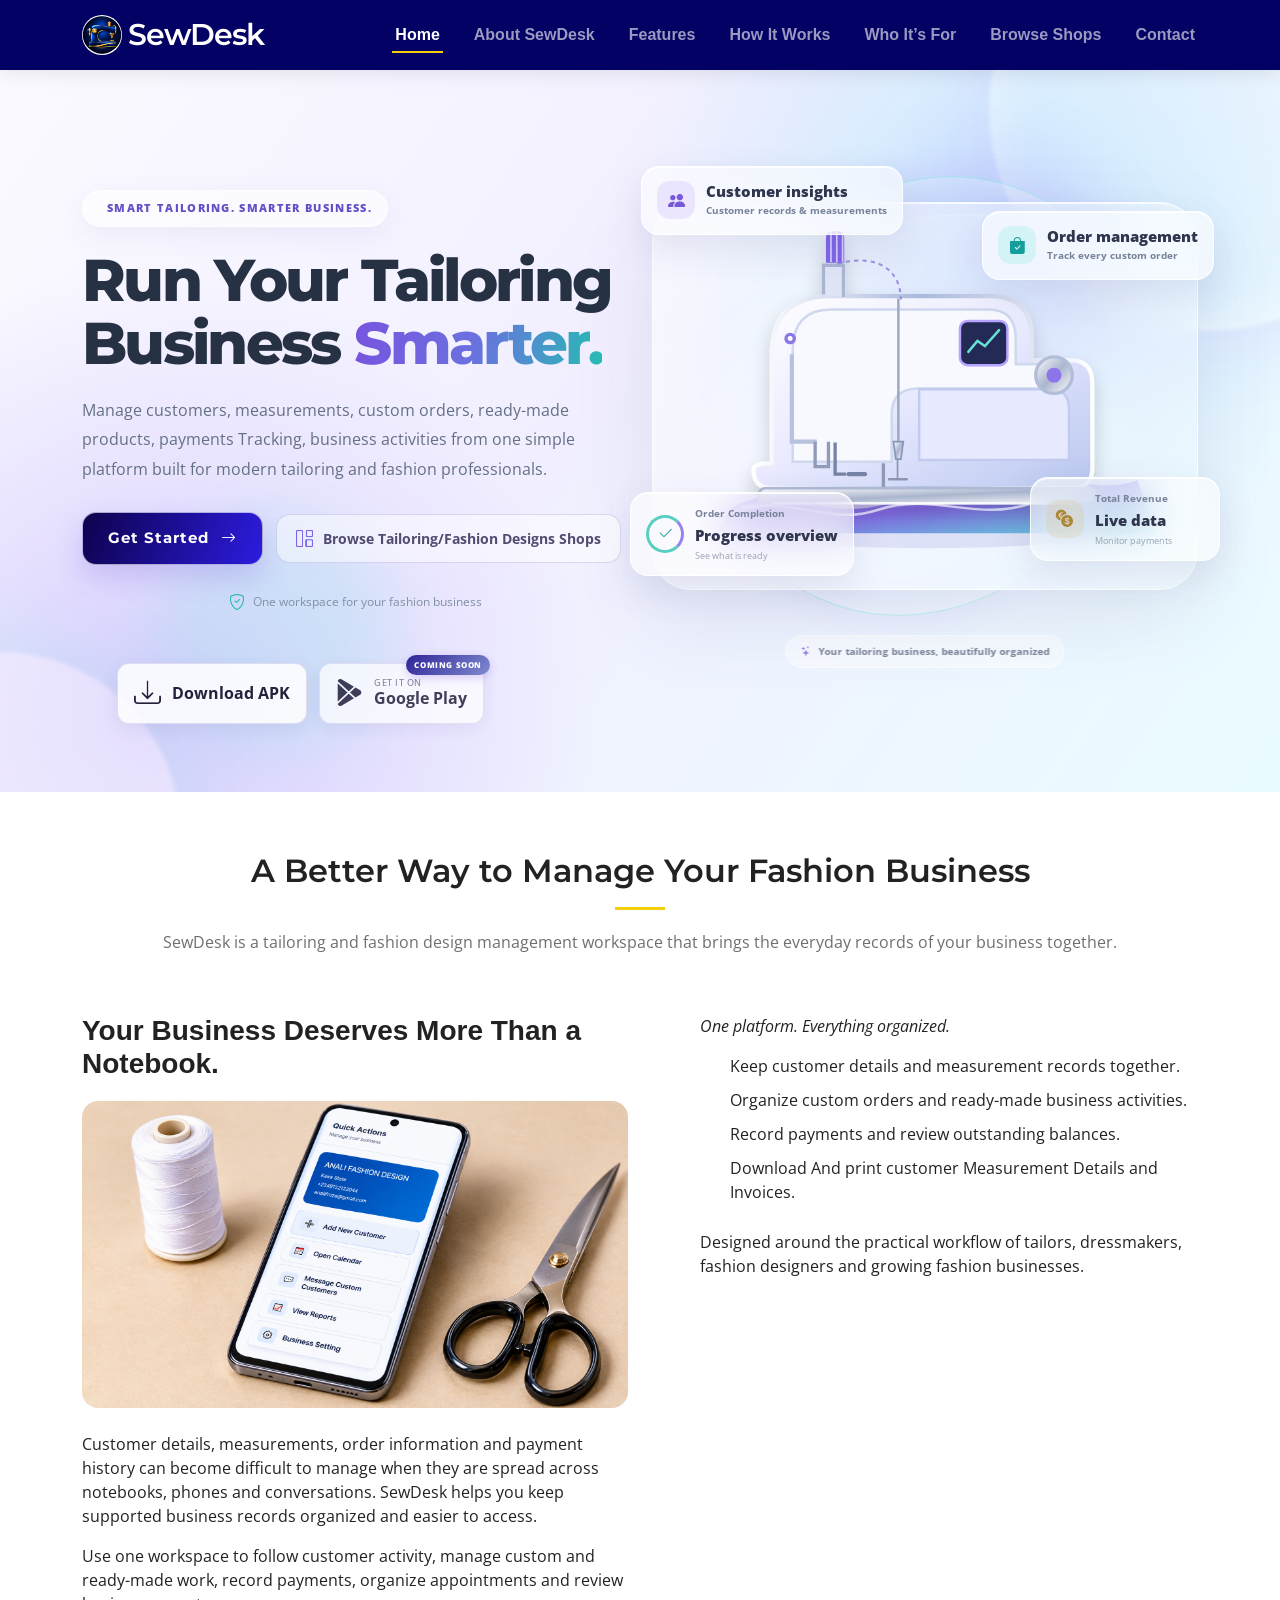
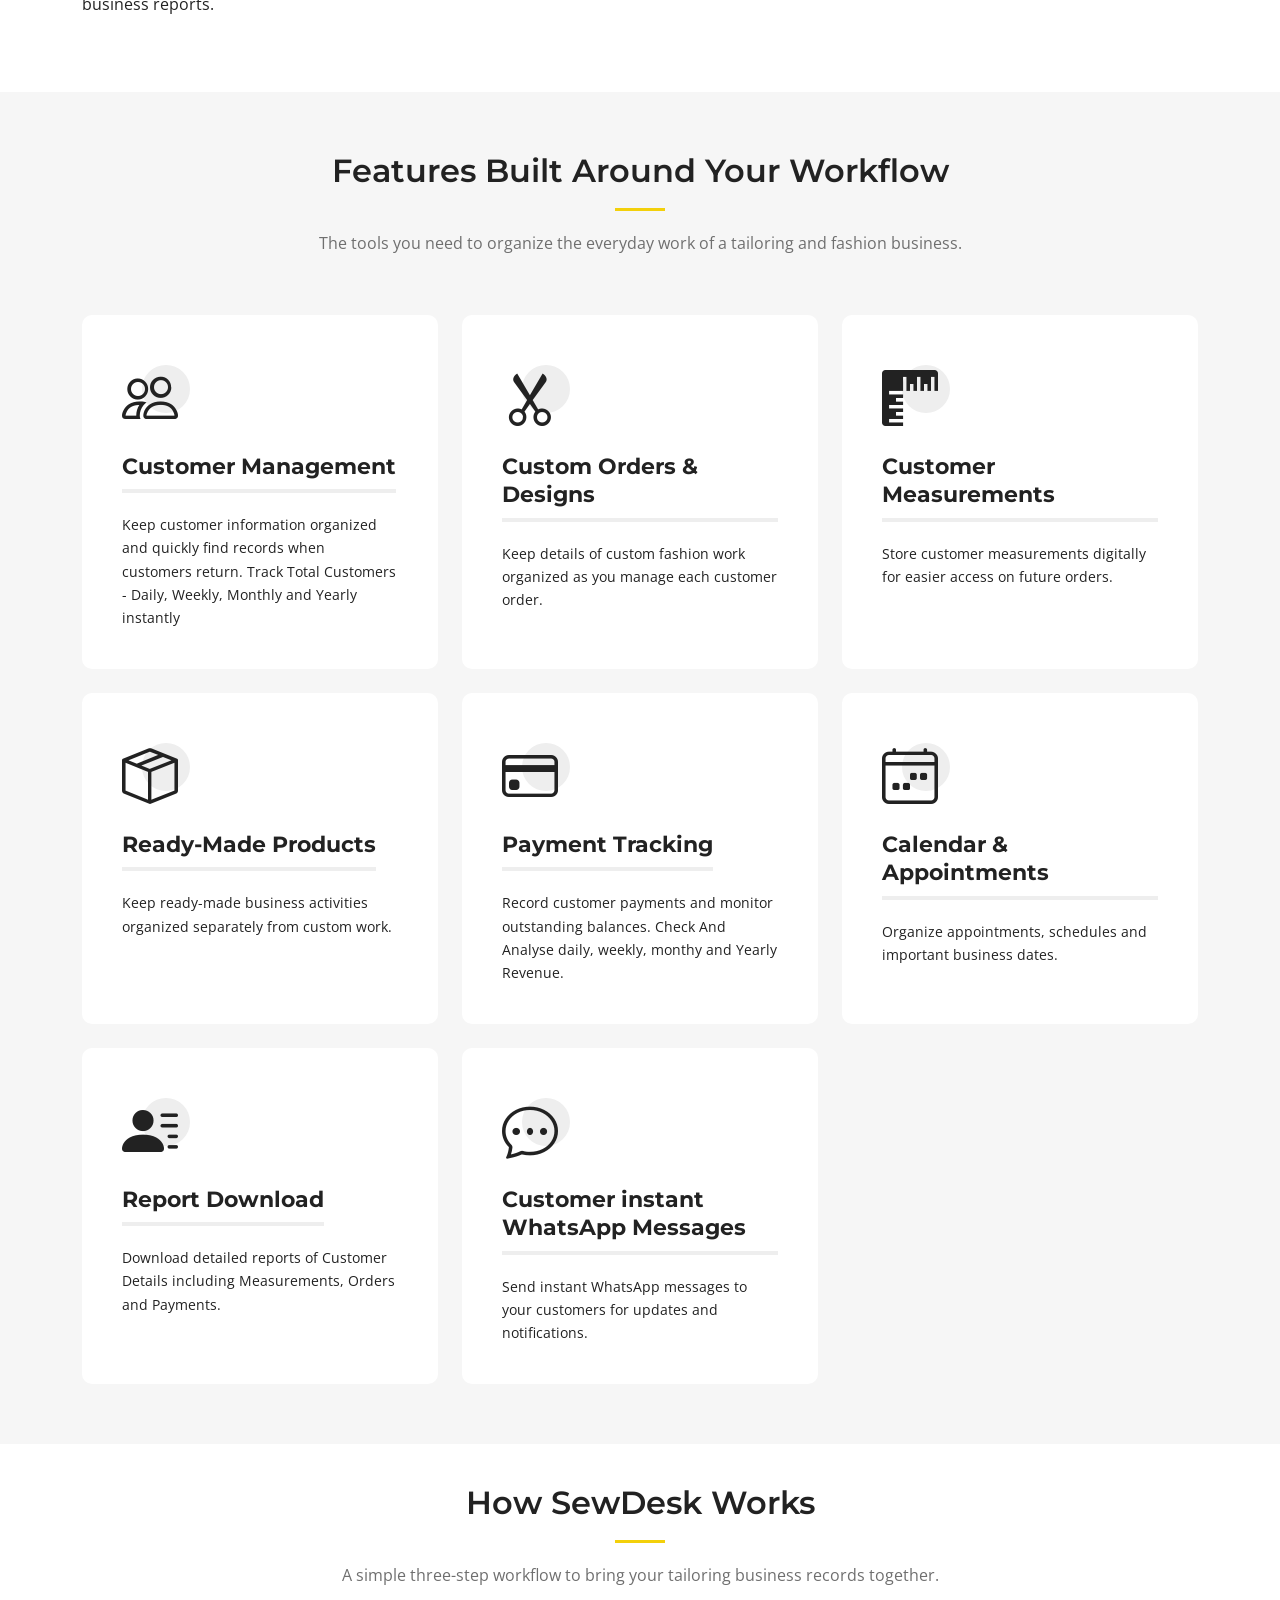
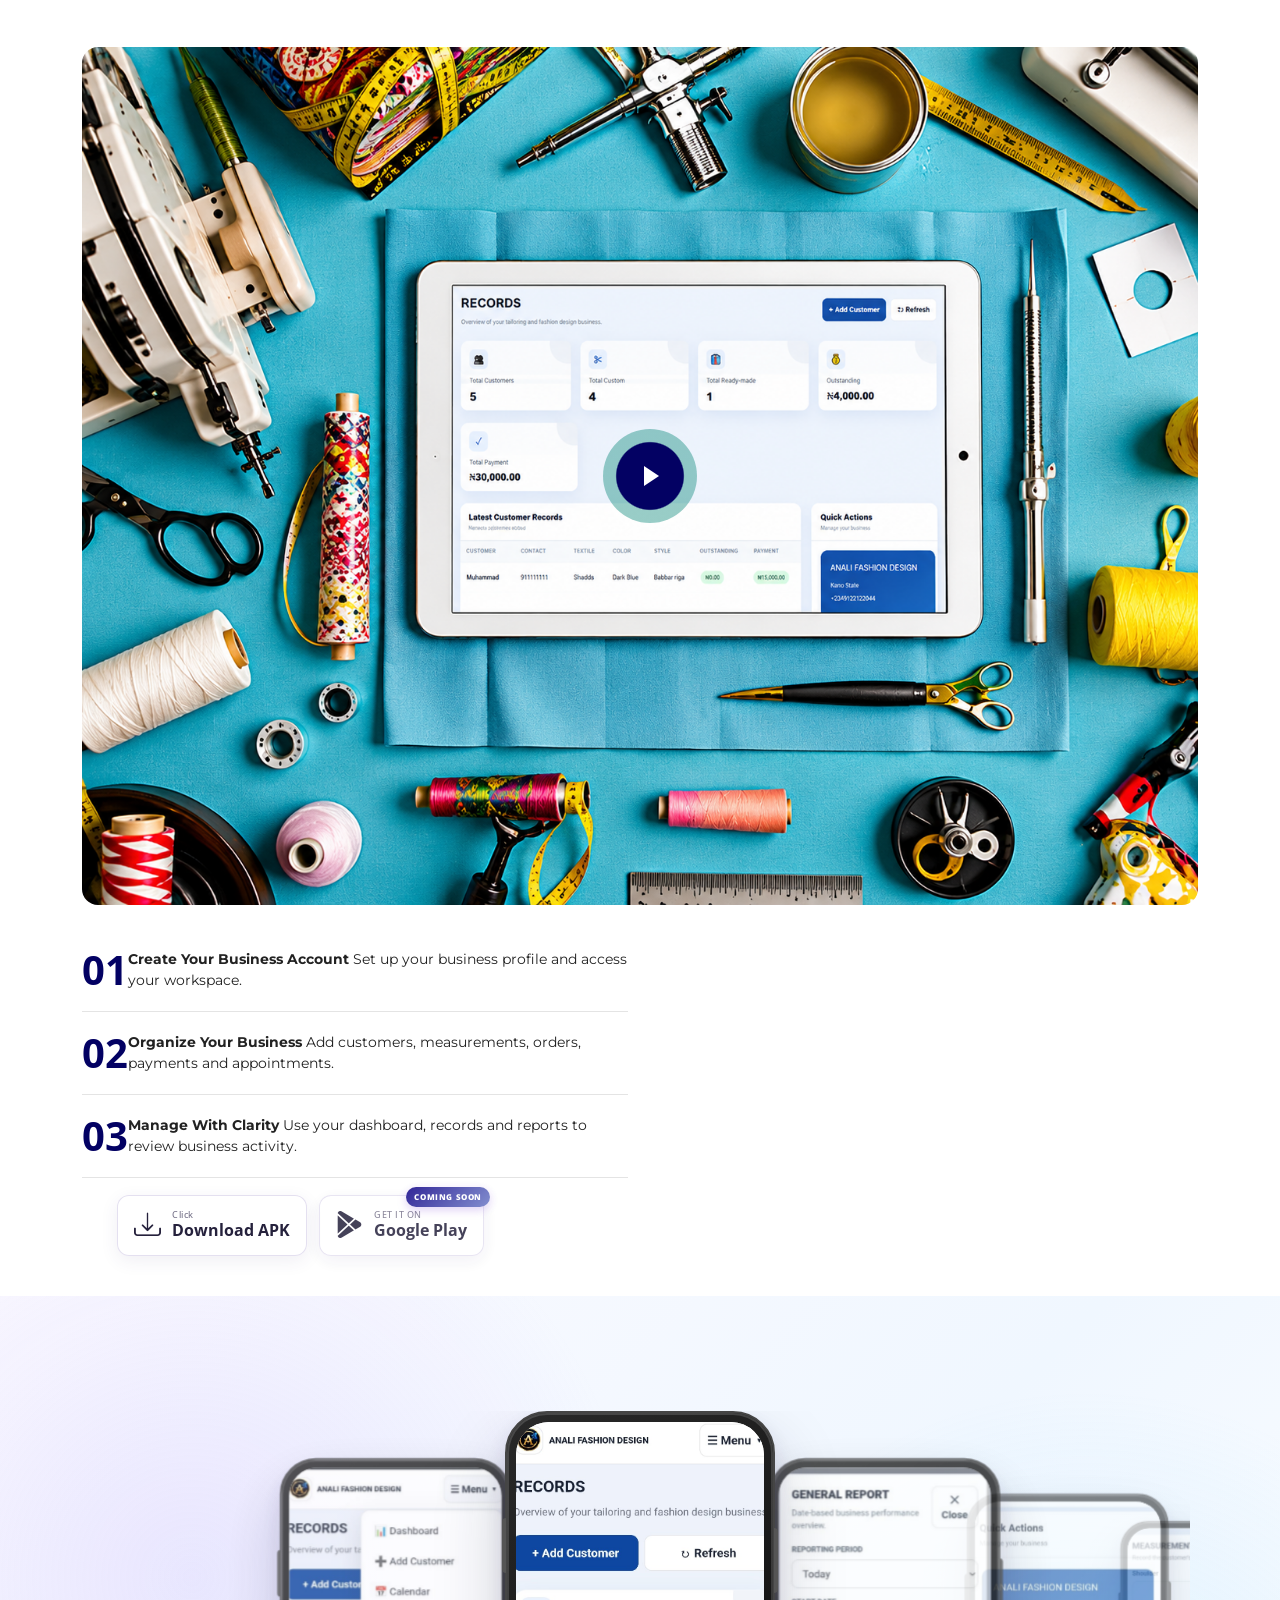
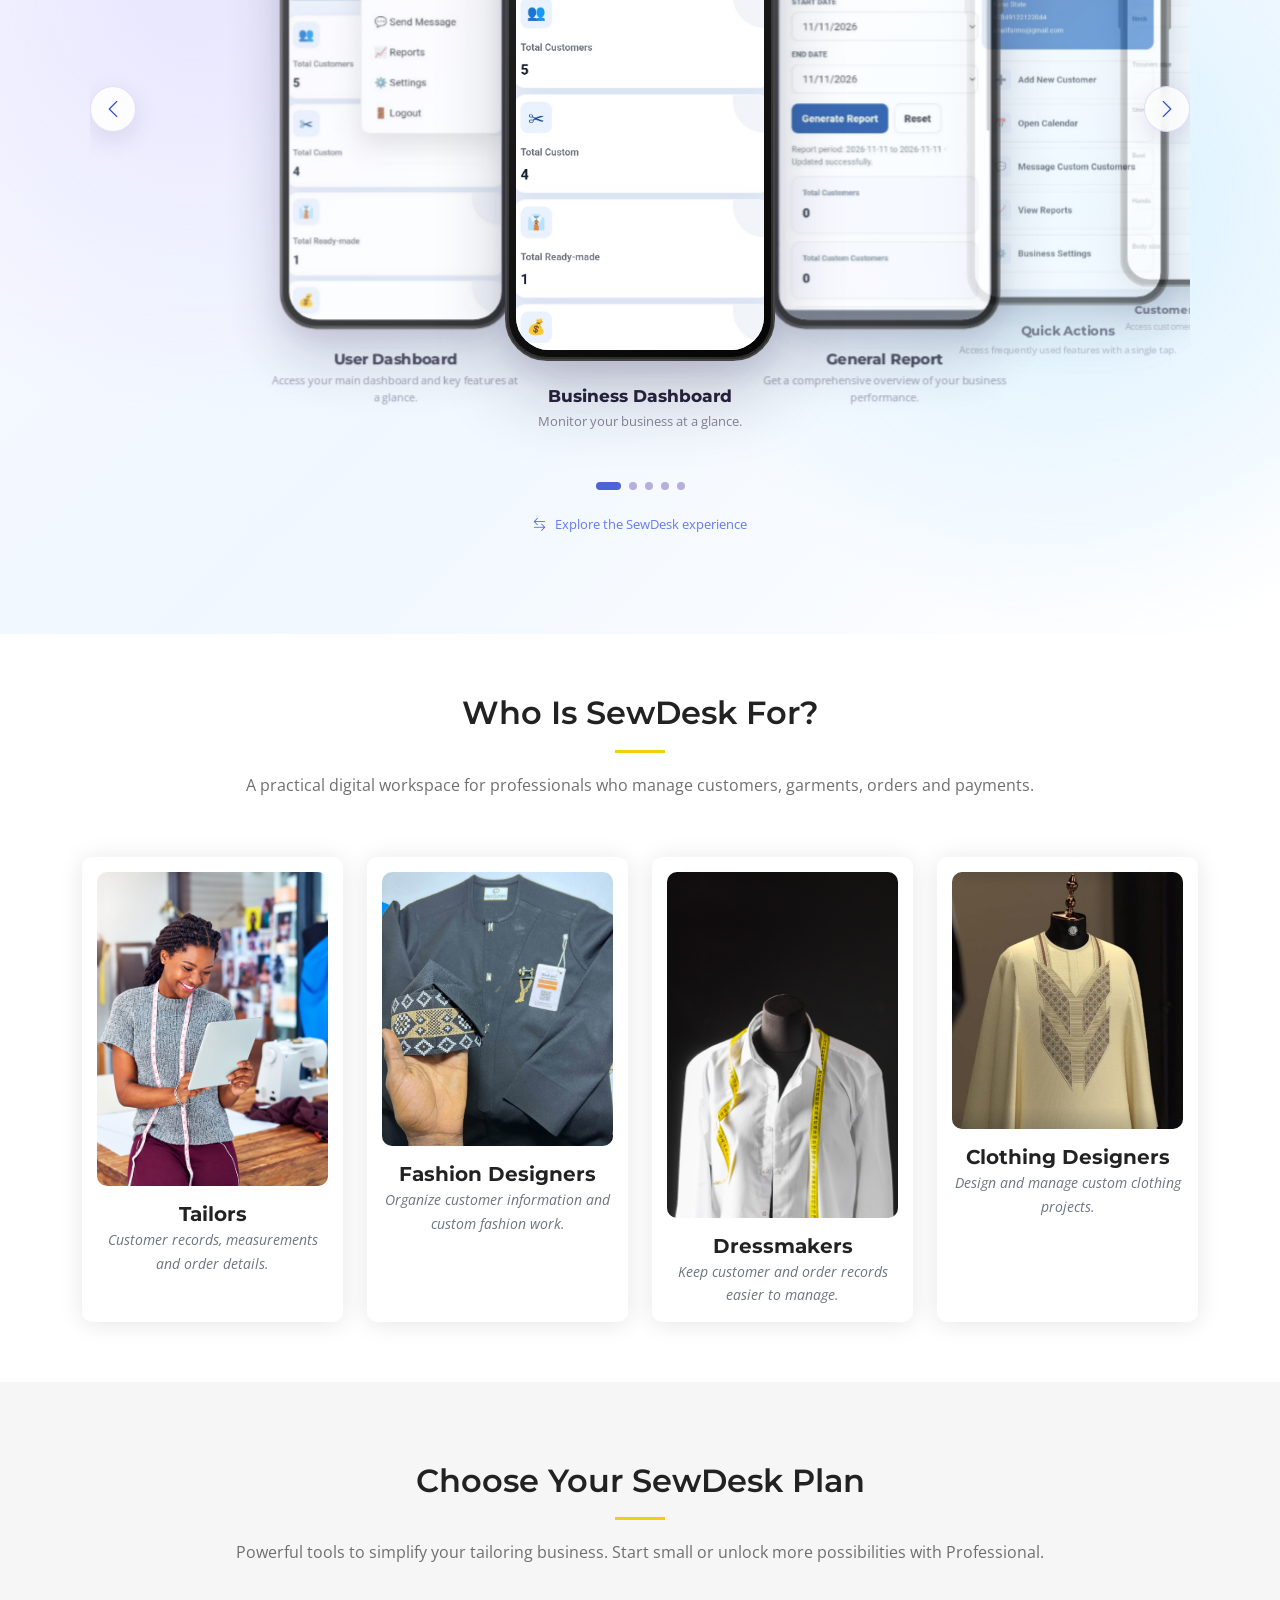
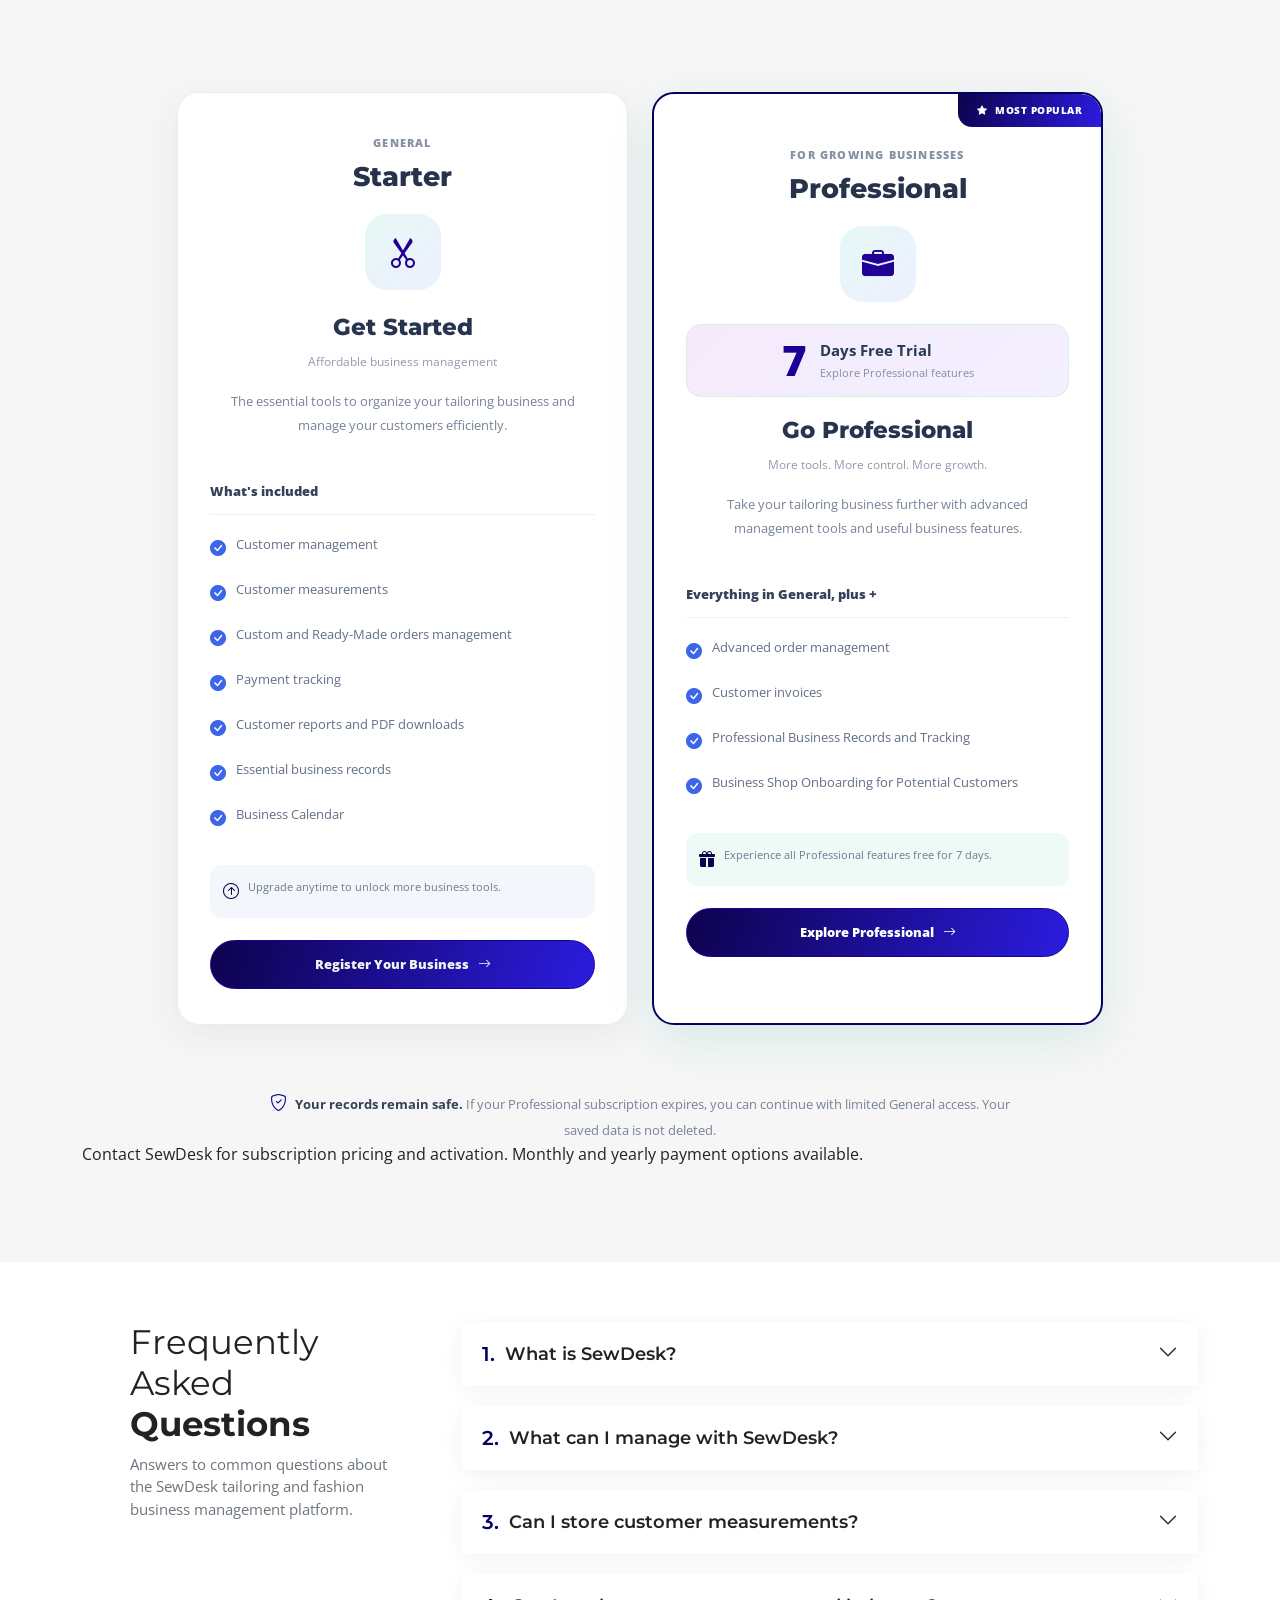
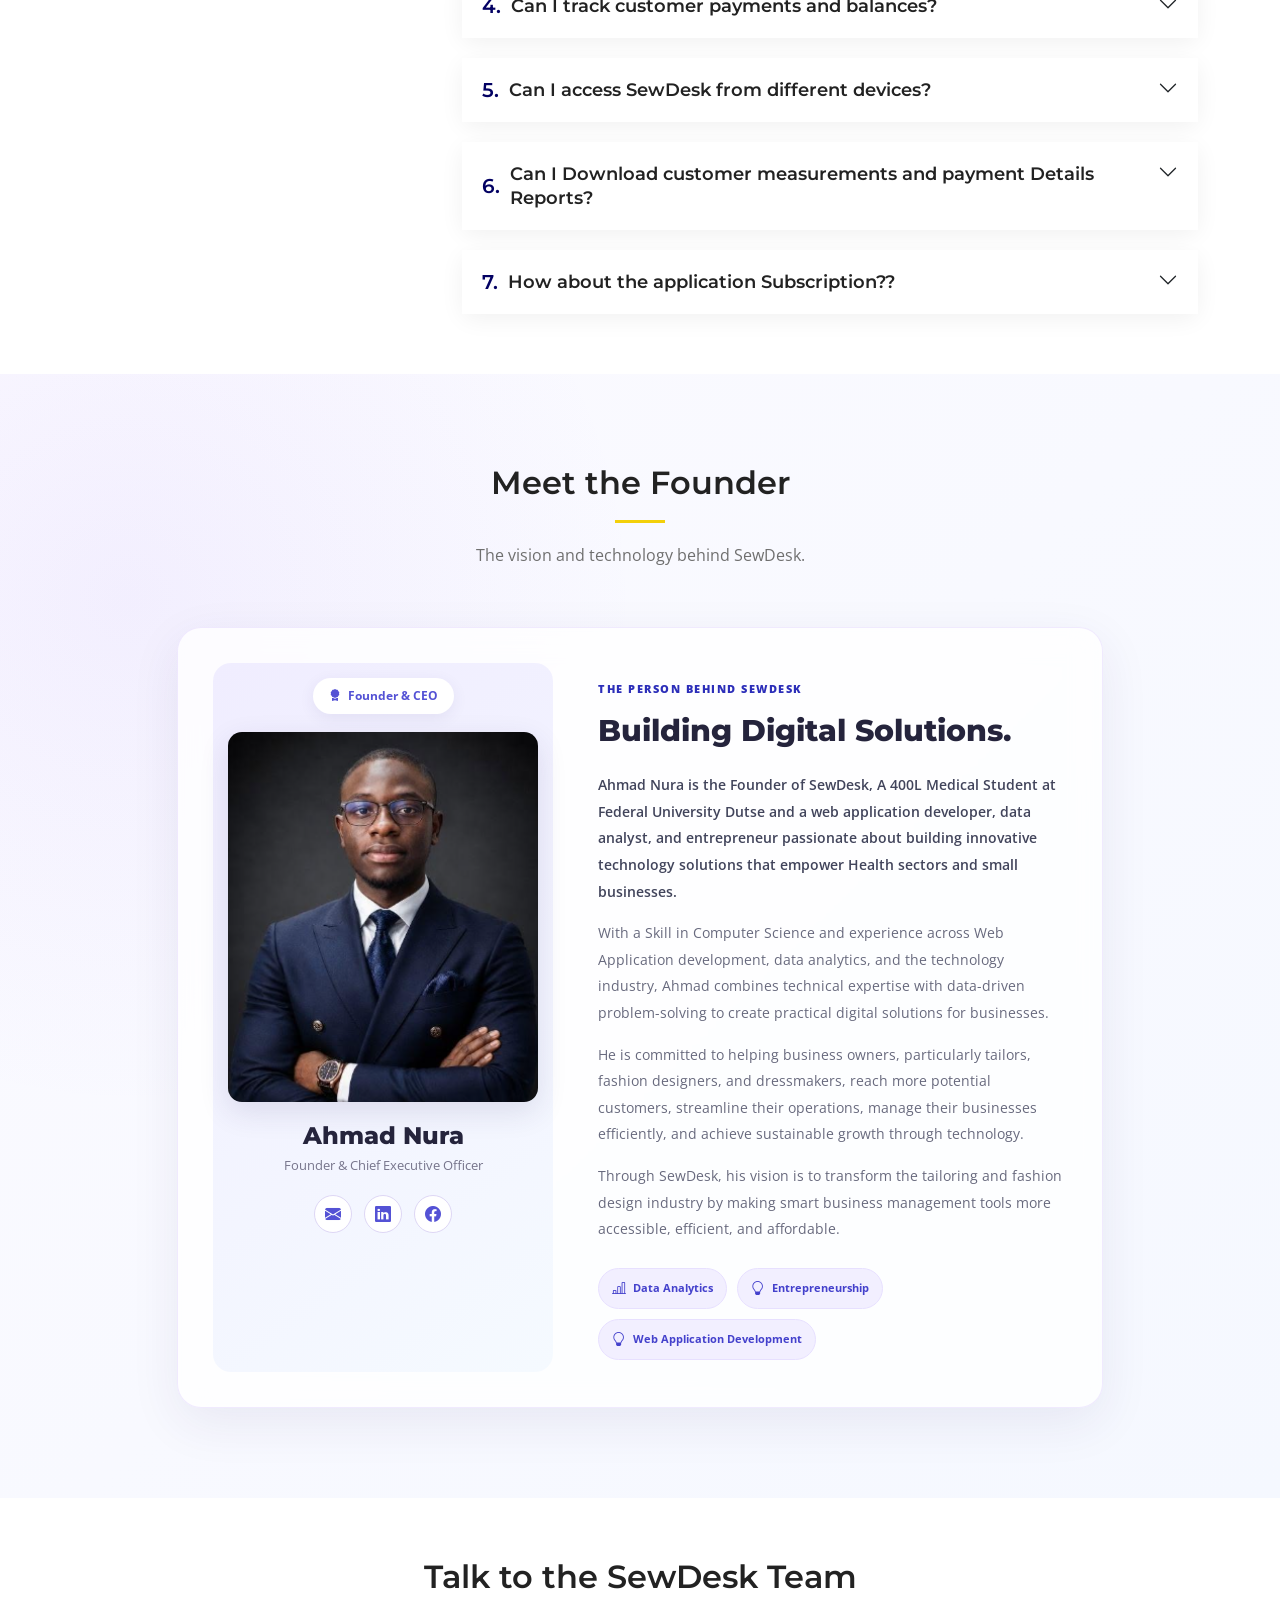
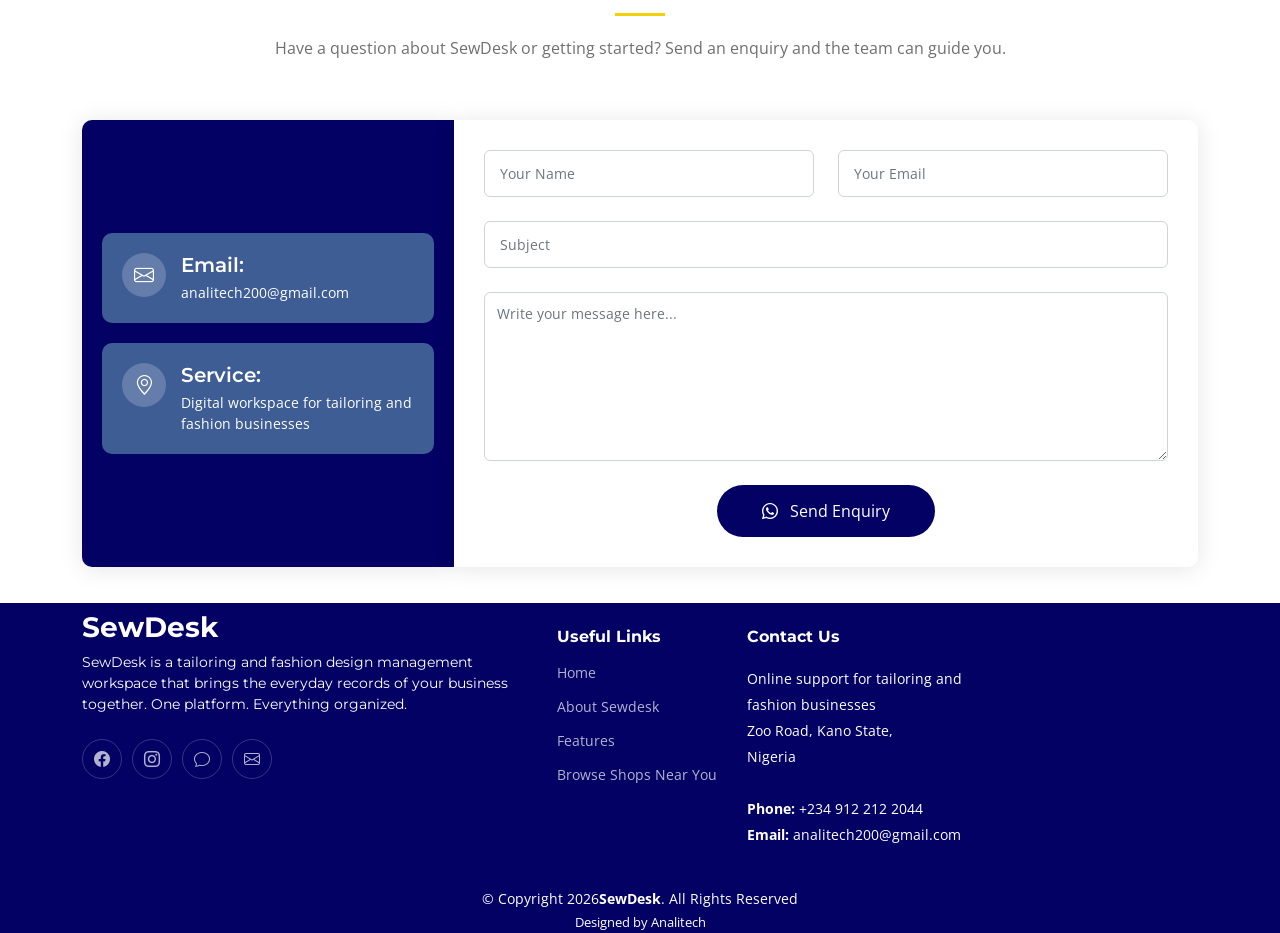
<file: index.html>
<!DOCTYPE html>
<html lang="en">
<head>
<meta charset="utf-8"/>
<meta content="width=device-width, initial-scale=1.0" name="viewport"/>
<title>SewDesk Tailoring &amp; Fashion Design Management Software</title>
<meta content="SewDesk helps tailors and fashion designers organize customer records, measurements, custom orders, ready-made work, payments, appointments and business reports in one workspace." name="description"/>
<meta content="tailoring business management software, tailor management software, fashion design management, tailoring management system, customer measurements, tailoring order management, payment tracking" name="keywords"/>
<!-- Favicons -->
<link href="assets/img/sewdesk_logo.jpeg" rel="icon"/>
<!-- Google Fonts -->
<link href="https://fonts.googleapis.com" rel="preconnect"/>
<link crossorigin="" href="https://fonts.gstatic.com" rel="preconnect"/>
<link href="https://fonts.googleapis.com/css2?family=Open+Sans:ital,wght@0,300;0,400;0,500;0,600;0,700;1,300;1,400;1,600;1,700&amp;family=Montserrat:ital,wght@0,300;0,400;0,500;0,600;0,700;1,300;1,400;1,500;1,600;1,700&amp;family=Raleway:ital,wght@0,300;0,4<PASSWORD>; <PASSWORD>; <PASSWORD>; <PASSWORD>; <PASSWORD>;1,<PASSWORD>;1,<PASSWORD>;1,<PASSWORD>;1,<PASSWORD>;1,<PASSWORD>&amp;display=swap" rel="stylesheet"/>
<!-- Vendor CSS Files -->
<link href="assets/vendor/bootstrap/css/bootstrap.min.css" rel="stylesheet"/>
<link href="assets/vendor/bootstrap-icons/bootstrap-icons.css" rel="stylesheet"/>
<link href="assets/vendor/aos/aos.css" rel="stylesheet"/>
<link href="assets/vendor/glightbox/css/glightbox.min.css" rel="stylesheet"/>
<link href="assets/vendor/swiper/swiper-bundle.min.css" rel="stylesheet"/>
<!-- Template Main CSS File -->
<link href="assets/css/main.css" rel="stylesheet"/>
<body>
<!-- ======= Header ======= -->

<header class="header d-flex align-items-center" id="header">
    <div class="container-fluid container-xl d-flex align-items-center justify-content-between">
      <a class="logo d-flex align-items-center" href="index.html">
      <!-- Uncomment the line below if you also wish to use an image logo -->
      <img src="assets/img/sewdesk_logo.jpeg" alt="SewDesk Logo">
      <h1>SewDesk</h1>
      </a>
      <nav class="navbar" id="navbar">
        <ul>
          <li><a href="#hero">Home</a></li>
          <li><a href="#about">About SewDesk</a></li>
          <li><a href="#services">Features</a></li>
          <li><a href="#stats-counter">How It Works</a></li>
          <li><a href="#team">Who It’s For</a></li>
          <li><a href="Shops_onboading.html">Browse Shops</a></li>
          <li><a href="#contact">Contact</a></li>
        </ul>
      </nav><!-- .navbar -->
      <i class="mobile-nav-toggle mobile-nav-show bi bi-list"></i>
      <i class="mobile-nav-toggle mobile-nav-hide d-none bi bi-x"></i>
    </div>
</header>

<!-- End Header -->


<!-- ======= Hero Section: Premium SewDesk Glass UI ======= -->
<section class="hero sd-hero" id="hero">
  <div class="sd-hero-glow sd-hero-glow-one" aria-hidden="true"></div>
  <div class="sd-hero-glow sd-hero-glow-two" aria-hidden="true"></div>
  <div class="container position-relative sd-hero-container">
    <div class="row gy-5 align-items-center" data-aos="fade-in">
      <div class="col-lg-6 order-2 order-lg-1 d-flex flex-column justify-content-center text-center text-lg-start sd-hero-copy">
        <span class="sd-hero-eyebrow"><i aria-hidden="true"></i> SMART TAILORING. SMARTER BUSINESS.</span>
        <h2>Run Your Tailoring Business <span>Smarter.</span></h2>
        <p>Manage customers, measurements, custom orders, ready-made products, payments Tracking, business activities from one simple platform built for modern tailoring and fashion professionals.</p>
        <div class="d-flex flex-wrap justify-content-center justify-content-lg-start align-items-center sd-hero-actions">
          <a class="btn-get-started" href="https://sewdexapp.vercel.app/">Get Started <i class="bi bi-arrow-right" aria-hidden="true"></i></a>
          <a class="btn-watch-video d-flex align-items-center" href="Shops_onboading.html"><i class="bi bi-grid-1x2" aria-hidden="true"></i><span>Browse Tailoring/Fashion Designs Shops </span></a>
        </div>
        <div class="sd-hero-trust"><i class="bi bi-shield-check" aria-hidden="true"></i> One workspace for your fashion business</div>
      </div>

      

      <div class="col-lg-6 order-1 order-lg-2">
        <div class="sd-hero-visual" data-aos="zoom-out" data-aos-delay="100" aria-label="Illustration of a modern sewing machine and tailoring business analytics">
          <div class="sd-visual-orbit sd-orbit-one" aria-hidden="true"></div>
          <div class="sd-visual-orbit sd-orbit-two" aria-hidden="true"></div>

          <div class="sd-machine-glass">
            <svg class="sd-sewing-machine" viewBox="0 0 620 430" role="img" aria-labelledby="sd-machine-title sd-machine-desc" xmlns="http://www.w3.org/2000/svg">
              <title id="sd-machine-title">Modern digital sewing machine</title>
              <desc id="sd-machine-desc">A polished white and lavender sewing machine with a spool of thread, needle, presser foot and flowing fabric.</desc>
              <defs>
                <linearGradient id="sdMachineBody" x1="0" y1="0" x2="1" y2="1">
                  <stop offset="0" stop-color="#ffffff"/><stop offset=".48" stop-color="#e9eaff"/><stop offset="1" stop-color="#b9c7ef"/>
                </linearGradient>
                <linearGradient id="sdMachineEdge" x1="0" y1="0" x2="1" y2="0">
                  <stop offset="0" stop-color="#ffffff"/><stop offset=".5" stop-color="#a9b8dc"/><stop offset="1" stop-color="#ffffff"/>
                </linearGradient>
                <linearGradient id="sdFabric" x1="0" y1="0" x2="1" y2="1">
                  <stop offset="0" stop-color="#b8a4ff"/><stop offset=".5" stop-color="#8065e9"/><stop offset="1" stop-color="#55d6d0"/>
                </linearGradient>
                <linearGradient id="sdMetal" x1="0" y1="0" x2="1" y2="1">
                  <stop offset="0" stop-color="#fff"/><stop offset=".5" stop-color="#aab5ce"/><stop offset="1" stop-color="#fff"/>
                </linearGradient>
                <filter id="sdMachineShadow" x="-30%" y="-30%" width="160%" height="180%">
                  <feGaussianBlur in="SourceAlpha" stdDeviation="12"/><feOffset dy="12"/><feComponentTransfer><feFuncA type="linear" slope=".18"/></feComponentTransfer><feMerge><feMergeNode/><feMergeNode in="SourceGraphic"/></feMerge>
                </filter>
              </defs>
              <ellipse cx="316" cy="373" rx="230" ry="25" fill="#7c72cb" opacity=".16"/>
              <path d="M76 350 C145 315 186 345 235 330 C305 307 335 350 410 326 C480 304 518 335 565 316 L590 380 L60 380Z" fill="url(#sdFabric)" opacity=".95"/>
              <path d="M88 350 C180 330 204 363 275 339 C350 314 390 358 475 328" fill="none" stroke="#fff" stroke-width="5" opacity=".55"/>
              <g filter="url(#sdMachineShadow)">
                <path d="M126 296 L126 164 Q126 95 198 95 L388 95 Q438 95 438 145 L438 172 L484 172 Q511 172 511 200 L511 302 Q511 326 486 326 L127 326 Q104 326 104 303 Q104 296 126 296Z" fill="url(#sdMachineBody)" stroke="url(#sdMachineEdge)" stroke-width="5"/>
                <path d="M197 111 L386 111 Q419 111 419 146 L419 177 L463 177 L463 206 L302 206 Q270 206 270 237 L270 294 L151 294 L151 161 Q151 111 197 111Z" fill="#f8f9ff" stroke="#d0d8ed" stroke-width="3"/>
                <path d="M303 207 L460 207 Q483 207 483 230 L483 292 L303 292Z" fill="#e7eaff" stroke="#c2cbed" stroke-width="3"/>
                <rect x="352" y="125" width="57" height="53" rx="9" fill="#242c55" stroke="#b7a4ff" stroke-width="3"/>
                <path d="M362 162 L373 149 L382 155 L399 136" fill="none" stroke="#66e0d2" stroke-width="3" stroke-linecap="round"/>
                <circle cx="465" cy="190" r="22" fill="url(#sdMetal)" stroke="#b2bdd8" stroke-width="4"/>
                <circle cx="465" cy="190" r="9" fill="#8c75e8"/>
                <path d="M188 93 L188 58 L212 58 L212 96" fill="#dfe4f6" stroke="#aab6d3" stroke-width="4"/>
                <path d="M191 55 L191 25 Q191 17 200 17 L204 17 Q213 17 213 25 L213 55Z" fill="#8065e9"/>
                <path d="M197 18 L197 54 M204 18 L204 54 M211 18 L211 54" stroke="#d9d0ff" stroke-width="2"/>
                <path d="M150 165 L150 270 L180 270" fill="none" stroke="#b7c2df" stroke-width="5"/>
                <path d="M178 270 L178 300 L194 300 L194 270" fill="none" stroke="#8f9bb9" stroke-width="4"/>
                <path d="M202 271 L202 309 L215 309" fill="none" stroke="#7583a7" stroke-width="4"/>
                <path d="M218 309 L238 309" stroke="#7583a7" stroke-width="5" stroke-linecap="round"/>
                <path d="M260 296 L260 326" stroke="#8d99b7" stroke-width="4"/>
                <rect x="110" y="326" width="405" height="18" rx="8" fill="url(#sdMetal)" stroke="#aeb9d3" stroke-width="3"/>
                <path d="M126 344 L498 344" stroke="#fff" stroke-width="3" opacity=".9"/>
                <circle cx="148" cy="146" r="7" fill="#8c75e8"/>
                <circle cx="148" cy="146" r="3" fill="#fff"/>
              </g>
              <path d="M205 56 C260 42 281 70 281 99" fill="none" stroke="#8b79dd" stroke-width="2.5" stroke-dasharray="5 5" opacity=".8"/>
              <path d="M278 98 L278 270" stroke="#9ca9c4" stroke-width="3"/>
              <path d="M272 270 L284 270 L281 291 L275 291Z" fill="url(#sdMetal)" stroke="#8795b4" stroke-width="2"/>
              <path d="M277 291 L277 315" stroke="#8a95ae" stroke-width="2"/>
              <path d="M267 315 L288 315" stroke="#8a95ae" stroke-width="3" stroke-linecap="round"/>
              <path d="M95 350 C154 337 194 371 253 352 C321 330 371 367 438 344" fill="none" stroke="#fff" stroke-width="3" opacity=".65"/>
            </svg>
          </div>

          <div class="sd-analytics-card sd-card-customers">
            <span class="sd-card-icon sd-icon-purple"><i class="bi bi-people-fill" aria-hidden="true"></i></span>
             <span><strong>Customer insights</strong><small>Customer records &amp; measurements</small></span>
          </div>
          <div class="sd-analytics-card sd-card-orders">
            <span class="sd-card-icon sd-icon-teal"><i class="bi bi-bag-check-fill" aria-hidden="true"></i></span>
             <span><strong>Order management</strong><small>Track every custom order</small></span>
          </div>
          <div class="sd-analytics-card sd-card-revenue">
            <span class="sd-card-icon sd-icon-gold"><i class="bi bi-currency-exchange" aria-hidden="true"></i></span>
            <div><small>Total Revenue</small><strong>Live data</strong><em>Monitor payments</em></div>
          </div>
          <div class="sd-analytics-card sd-card-completion">
            <span class="sd-completion-ring"><i class="bi bi-check2" aria-hidden="true"></i></span>
            <div><small>Order Completion</small><strong>Progress overview</strong><em>See what is ready</em></div>
          </div>
          <div class="sd-hero-caption"><i class="bi bi-stars" aria-hidden="true"></i> Your tailoring business, beautifully organized</div>
        </div>
      </div>
    </div>
    <!-- APP DOWNLOAD SECTION -->
     <div class="app-downloads">
      <!-- GOOGLE PLAY -->
      <a href="https://median.co/share/eeybmxn#apk" class="store-badge" target="_blank" rel="noopener noreferrer">
          <i class="bi bi-download store-icon"></i>
          <div class="store-text">
              <span></span>
              <strong>Download APK</strong>
          </div>
      </a>
      <!-- APPLE APP STORE - COMING SOON -->
      <div class="store-badge apple-coming-soon">
          <span class="coming-soon-label">COMING SOON</span>
          <i class="bi bi-google-play store-icon"></i>
          <div class="store-text">
              <span>GET IT ON</span>
              <strong>Google Play</strong>
          </div>
      </div>
      </div>
  </div>
</section>
<!-- End Hero Section -->


<main id="main">
<!-- ======= About Us Section ======= -->
  <section class="about" id="about">
  <div class="container" data-aos="fade-up">
  <div class="section-header">
    <h2>A Better Way to Manage Your Fashion Business</h2>
    <p>SewDesk is a tailoring and fashion design management workspace that brings the everyday records of your business together.</p>
  </div>
  <div class="row gy-4">
  <div class="col-lg-6">
    <h3>Your Business Deserves More Than a Notebook.</h3>
    <img alt="" class="img-fluid rounded-4 mb-4" src="assets/img/about.png"/>
    <p>Customer details, measurements, order information and payment history can become difficult to manage when they are spread across notebooks, phones and conversations. SewDesk helps you keep supported business records organized and easier to access.</p>
    <p>Use one workspace to follow customer activity, manage custom and ready-made work, record payments, organize appointments and review business reports.</p>
  </div>
  <div class="col-lg-6">
  <div class="content ps-0 ps-lg-5">
  <p class="fst-italic">One platform. Everything organized.</p>
    <ul>
      <li>Keep customer details and measurement records together.</li>
      <li>Organize custom orders and ready-made business activities.</li>
      <li>Record payments and review outstanding balances.</li>
      <li>Download And print customer Measurement Details and Invoices.</li>
    </ul>
    <p>Designed around the practical workflow of tailors, dressmakers, fashion designers and growing fashion businesses.</p>
    
  </div>
  </div>
  </div>
  </div>
  </div>
  </section><!-- End About Us Section -->
  


  <!-- ======= Our Services Section ======= -->
  <section class="services sections-bg" id="services">
    <div class="container" data-aos="fade-up">
      <div class="section-header">
        <h2>Features Built Around Your Workflow</h2>
        <p>The tools you need to organize the everyday work of a tailoring and fashion business.</p>
      </div>

    <div class="row gy-4" data-aos="fade-up" data-aos-delay="100">
      <div class="col-lg-4 col-md-6">
        <div class="service-item position-relative">
          <div class="icon">
            <i class="bi bi-people"></i>
          </div>
          <h3>Customer Management</h3>
          <p>Keep customer information organized and quickly find records when customers return. Track Total Customers - Daily, Weekly, Monthly and Yearly instantly</p>
        </div>
      </div><!-- End Service Item -->

      <div class="col-lg-4 col-md-6">
        <div class="service-item position-relative">
          <div class="icon">
            <i class="bi bi-scissors"></i>
          </div>
          <h3>Custom Orders &amp; Designs</h3>
          <p>Keep details of custom fashion work organized as you manage each customer order.</p>
        </div>
      </div><!-- End Service Item -->

      <div class="col-lg-4 col-md-6">
        <div class="service-item position-relative">
          <div class="icon">
            <i class="bi bi-rulers"></i>
          </div>
          <h3>Customer Measurements</h3>
          <p>Store customer measurements digitally for easier access on future orders.</p>
        </div>
      </div><!-- End Service Item -->

      <div class="col-lg-4 col-md-6">
        <div class="service-item position-relative">
          <div class="icon">
            <i class="bi bi-box-seam"></i>
          </div>
          <h3>Ready-Made Products</h3>
          <p>Keep ready-made business activities organized separately from custom work.</p>
        </div>
      </div><!-- End Service Item -->

      <div class="col-lg-4 col-md-6">
        <div class="service-item position-relative">
          <div class="icon">
            <i class="bi bi-credit-card"></i>
          </div>
          <h3>Payment Tracking</h3>
          <p>Record customer payments and monitor outstanding balances. Check And Analyse daily, weekly, monthy and Yearly Revenue.</p>
        </div>
      </div><!-- End Service Item -->

      <div class="col-lg-4 col-md-6">
          <div class="service-item position-relative">
            <div class="icon">
            <i class="bi bi-calendar4-week"></i>
            </div>
            <h3>Calendar &amp; Appointments</h3>
            <p>Organize appointments, schedules and important business dates.</p>
          </div>
        </div><!-- End Service Item -->

           <div class="col-lg-4 col-md-6">
          <div class="service-item position-relative">
            <div class="icon">
            <i class="bi bi-person-lines-fill"></i>
            </div>
            <h3>Report Download</h3>
            <p>Download detailed reports of Customer Details including Measurements, Orders and Payments.</p>
          </div>
        </div><!-- End Service Item -->

           <div class="col-lg-4 col-md-6">
          <div class="service-item position-relative">
            <div class="icon">
            <i class="bi bi-chat-dots"></i>
            </div>
            <h3>Customer instant WhatsApp Messages</h3>
            <p>Send instant WhatsApp messages to your customers for updates and notifications.</p>
          </div>
        </div><!-- End Service Item -->
        
      </div>
    </div>
  </section><!-- End Our Services Section -->


  <!-- ======= Stats Counter Section ======= -->
  <section class="stats-counter" id="stats-counter">
    <div class="container" data-aos="fade-up"><div class="section-header"><h2>How SewDesk Works</h2><p>A simple three-step workflow to bring your tailoring business records together.</p></div>
      <div class="row gy-4 align-items-center">
        <div class="position-relative mt-4">
          <img alt="" class="img-fluid rounded-4" style="height: 40%; width: 100%;" src="assets/img/Sewing_Studio_Dashboard.png"/>
          <a class="glightbox play-btn" style="margin-left: 10px;" href="https://www.youtube.com/watch?v=LXb3EKWsInQ"></a>
        </div>
        <div class="col-lg-6">
        <div class="stats-item d-flex align-items-center">
          <span class="">01</span>
          <p><strong>Create Your Business Account</strong> Set up your business profile and access your workspace.</p>
        </div><!-- End Stats Item -->
        <div class="stats-item d-flex align-items-center">
          <span class="">02</span>
          <p><strong>Organize Your Business</strong> Add customers, measurements, orders, payments and appointments.</p>
        </div><!-- End Stats Item -->
        <div class="stats-item d-flex align-items-center">
          <span class="">03</span>
          <p><strong>Manage With Clarity</strong> Use your dashboard, records and reports to review business activity.</p>
        </div><!-- End Stats Item -->
      </div>
    </div>
 <!-- APP DOWNLOAD SECTION -->
     <div class="app-downloads">
      <!-- GOOGLE PLAY -->
      <a href="https://median.co/share/eeybmxn#apk" class="store-badge" target="_blank" rel="noopener noreferrer">
          <i class="bi bi-download store-icon"></i>
          <div class="store-text">
              <span>Click</span>
              <strong>Download APK</strong>
          </div>
      </a>
      <!-- APPLE APP STORE - COMING SOON -->
      <div class="store-badge apple-coming-soon">
          <span class="coming-soon-label">COMING SOON</span>
          <i class="bi bi-google-play store-icon"></i>
          <div class="store-text">
              <span>GET IT ON</span>
              <strong>Google Play</strong>
          </div>
      </div>
      </div>
  </div>
  </section><!-- End Stats Counter Section -->


  <!-- ================= SEWDESK APP SHOWCASE ================= -->
  <section class="sewdex-showcase-section" id="app-showcase">

      <div class="container">

          <!-- Section Heading -->
          
          <!-- PHONE SLIDER -->
          <div class="phone-slider-container">
              <div class="swiper sewdexPhoneSwiper">
                  <div class="swiper-wrapper">
                      <!-- SCREEN 1 -->
                      <div class="swiper-slide">
                          <div class="sewdex-phone">
                              <div class="phone-frame">
                                  <div class="phone-screen">
                                      <img
                                          src="assets/img/app-screens/dashboard.jpeg"
                                          alt="SewDex Dashboard"
                                      >
                                  </div>
                              </div>
                              <div class="phone-caption">
                                  <h5>Business Dashboard</h5>
                                  <p>Monitor your business at a glance.</p>
                              </div>
                          </div>
                      </div>
                      <!-- SCREEN 2 -->
                      <div class="swiper-slide">
                          <div class="sewdex-phone">
                              <div class="phone-frame">
                                  <div class="phone-screen">
                                      <img
                                          src="assets/img/app-screens/general_report.jpeg"
                                          alt="SewDex General Report"
                                      >
                                  </div>
                              </div>
                              <div class="phone-caption">
                                  <h5>General Report</h5>
                                  <p>Get a comprehensive overview of your business performance.</p>
                              </div>
                          </div>
                      </div>
                      <!-- SCREEN 3 -->
                      <div class="swiper-slide">
                          <div class="sewdex-phone">
                              <div class="phone-frame">
                                  <div class="phone-screen">
                                      <img
                                          src="assets/img/app-screens/dashboard_quickaction.jpeg"
                                          alt="SewDex Quick Actions"
                                      >
                                  </div>
                              </div>
                              <div class="phone-caption">
                                  <h5>Quick Actions</h5>
                                  <p>Access frequently used features with a single tap.</p>
                              </div>
                          </div>
                      </div>

                      <!-- SCREEN 4 -->
                      <div class="swiper-slide">
                          <div class="sewdex-phone">
                              <div class="phone-frame">
                                  <div class="phone-screen">
                                      <img
                                          src="assets/img/app-screens/measurement.jpeg"
                                          alt="SewDex Customer Measurements"
                                      >
                                  </div>
                              </div>
                              <div class="phone-caption">
                                  <h5>Customer Measurements</h5>
                                  <p>Access customer measurements whenever needed.</p>
                              </div>
                          </div>
                      </div>
                      <!-- SCREEN 5 -->
                      <div class="swiper-slide">
                          <div class="sewdex-phone">
                              <div class="phone-frame">
                                  <div class="phone-screen">
                                      <img
                                          src="assets/img/app-screens/dashboard_menu.jpeg"
                                          alt="SewDex Customer dashboard menu"
                                      >
                                  </div>
                              </div>
                              <div class="phone-caption">
                                  <h5>User Dashboard</h5>
                                  <p>Access your main dashboard and key features at a glance.</p>
                              </div>
                          </div>
                        </div>
                        <!-- SCREEN 6 -->
              </div>

              <!-- Slider Navigation -->
              <button class="showcase-arrow showcase-prev"
                      type="button"
                      aria-label="Previous screen">
                  <i class="bi bi-chevron-left"></i>
              </button>

              <button class="showcase-arrow showcase-next"
                      type="button"
                      aria-label="Next screen">
                  <i class="bi bi-chevron-right"></i>
              </button>

          </div>


          <!-- Pagination -->
          <div class="showcase-pagination"></div>


          <!-- Bottom Description -->
          <div class="showcase-bottom-text">
              <i class="bi bi-arrow-left-right"></i>
              Explore the SewDesk experience
          </div>

      </div>

  </section>
  <!-- ================= END SEWDESK SHOWCASE ================= -->



  <!-- ======= Our Team Section ======= -->
  <section class="team" id="team">
  <div class="container" data-aos="fade-up">
  <div class="section-header">
  <h2>Who Is SewDesk For?</h2>
  <p>A practical digital workspace for professionals who manage customers, garments, orders and payments.</p>
  </div>
  <div class="row gy-4">
  <div class="col-xl-3 col-md-6 d-flex" data-aos="fade-up" data-aos-delay="100">
  <div class="member">
  <img alt="Illustrative image representing tailors" class="img-fluid" src="assets/img/team/Tailoring4.png"/>
  <h4>Tailors</h4>
  <span>Customer records, measurements and order details.</span>
  </div>
  </div><!-- End Team Member -->
  <div class="col-xl-3 col-md-6 d-flex" data-aos="fade-up" data-aos-delay="200">
  <div class="member">
  <img alt="Illustrative image representing fashion designers" class="img-fluid" src="assets/img/team/fashion.jpg"/>
  <h4>Fashion Designers</h4>
  <span>Organize customer information and custom fashion work.</span>
  </div>
  </div><!-- End Team Member -->
  <div class="col-xl-3 col-md-6 d-flex" data-aos="fade-up" data-aos-delay="300">
  <div class="member">
  <img alt="Illustrative image representing dressmakers" class="img-fluid" src="assets/img/team/dress1.jpg"/>
  <h4>Dressmakers</h4>
  <span>Keep customer and order records easier to manage.</span>
  </div>
  </div><!-- End Team Member -->
    <div class="col-xl-3 col-md-6 d-flex" data-aos="fade-up" data-aos-delay="300">
  <div class="member">
  <img alt="Illustrative image representing dressmakers" class="img-fluid" src="assets/img/team/Dress2.png"/>
  <h4>Clothing Designers</h4>
  <span>Design and manage custom clothing projects.</span>
  </div>
  </div><!-- End Team Member -->

  </div>
  </div>
  </section><!-- End Our Team Section -->


<!-- ======= SewDesk Pricing Section ======= -->
<section class="pricing sections-bg" id="pricing">
  <div class="container" data-aos="fade-up">

    <div class="section-header">
      <h2>Choose Your SewDesk Plan</h2>
      <p>
        Powerful tools to simplify your tailoring business.
        Start small or unlock more possibilities with Professional.
      </p>
    </div>

    <div class="row justify-content-center g-4 py-lg-5"
         data-aos="zoom-out" data-aos-delay="100">

      <!-- STARTER PLAN -->
      <div class="col-lg-5 col-md-6">
        <div class="pricing-item starter-plan">

          <div class="plan-label">GENERAL</div>

          <h3>Starter</h3>

          <div class="icon">
            <i class="bi bi-scissors"></i>
          </div>

          <div class="price-area">
            <h4>Get Started</h4>
            <span>Affordable business management</span>
          </div>

          <p class="plan-description">
            The essential tools to organize your tailoring business
            and manage your customers efficiently.
          </p>

          <div class="feature-heading">What's included</div>

          <ul>
            <li><i class="bi bi-check-circle-fill"></i> Customer management</li>
            <li><i class="bi bi-check-circle-fill"></i> Customer measurements</li>
            <li><i class="bi bi-check-circle-fill"></i> Custom and Ready-Made orders management</li>
            <li><i class="bi bi-check-circle-fill"></i> Payment tracking</li>
            <li><i class="bi bi-check-circle-fill"></i> Customer reports and PDF downloads</li>
            <li><i class="bi bi-check-circle-fill"></i> Essential business records</li>            
            <li><i class="bi bi-check-circle-fill"></i> Business Calendar</li>
          </ul>

          <div class="plan-note">
            <i class="bi bi-arrow-up-circle"></i>
            Upgrade anytime to unlock more business tools.
          </div>

          <a href="https://sewdexapp.vercel.app/" class="buy-btn">
            Register Your Business<i class="bi bi-arrow-right"></i>
          </a>

        </div>
      </div>


      <!-- PROFESSIONAL PLAN -->
      <div class="col-lg-5 col-md-6">
        <div class="pricing-item featured professional-plan">

          <div class="popular-badge">
            <i class="bi bi-star-fill"></i> MOST POPULAR
          </div>

          <div class="plan-label">FOR GROWING BUSINESSES</div>

          <h3>Professional</h3>

          <div class="icon">
            <i class="bi bi-briefcase-fill"></i>
          </div>

          <div class="trial-highlight">
            <div class="trial-number">7</div>
            <div>
              <strong>Days Free Trial</strong>
              <span>Explore Professional features</span>
            </div>
          </div>

          <div class="price-area">
            <h4>Go Professional</h4>
            <span>More tools. More control. More growth.</span>
          </div>

          <p class="plan-description">
            Take your tailoring business further with advanced
            management tools and useful business features.
          </p>

          <div class="feature-heading">Everything in General, plus + </div>

          <ul>
            <li><i class="bi bi-check-circle-fill"></i> Advanced order management</li>
            <li><i class="bi bi-check-circle-fill"></i> Customer invoices</li>
            <li><i class="bi bi-check-circle-fill"></i> Professional Business Records and Tracking </li>
            <li><i class="bi bi-check-circle-fill"></i> Business Shop Onboarding for Potential Customers </li>
          </ul>

          <div class="plan-note trial-note">
            <i class="bi bi-gift-fill"></i>
            Experience all Professional features free for 7 days.
          </div>

          <a href="https://sewdexapp.vercel.app/" class="buy-btn">
            Explore Professional <i class="bi bi-arrow-right"></i>
          </a>

        </div>
      </div>

    </div>

    <div class="pricing-footer">
      <i class="bi bi-shield-check"></i>
      <strong>Your records remain safe.</strong>
      If your Professional subscription expires, you can continue
      with limited General access. Your saved data is not deleted.
    </div

     <p class="pricing-payment-note">
      Contact SewDesk for subscription pricing and activation.
      Monthly and yearly payment options available.
    </p>

  </div>
</section>
<!-- ======= End Pricing Section ======= -->



<!-- ======= Frequently Asked Questions Section ======= -->
  <section class="faq" id="faq">
  <div class="container" data-aos="fade-up">
  <div class="row gy-4">
  <div class="col-lg-4">
  <div class="content px-xl-5">
  <h3>Frequently Asked <strong>Questions</strong></h3>
  <p>Answers to common questions about the SewDesk tailoring and fashion business management platform.</p>
  </div>
  </div>
  <div class="col-lg-8">
  <div class="accordion accordion-flush" data-aos="fade-up" data-aos-delay="100" id="faqlist">
  <div class="accordion-item">
  <h3 class="accordion-header">
  <button class="accordion-button collapsed" data-bs-target="#faq-content-1" data-bs-toggle="collapse" type="button"><span class="num">1.</span> What is SewDesk?</button>
  </h3>
  <div class="accordion-collapse collapse" data-bs-parent="#faqlist" id="faq-content-1">
  <div class="accordion-body">SewDesk is a business management platform designed for tailors, fashion designers, dressmakers, fashion studios and other fashion businesses.</div>
  </div>
  </div><!-- # Faq item-->
  <div class="accordion-item">
  <h3 class="accordion-header">
  <button class="accordion-button collapsed" data-bs-target="#faq-content-2" data-bs-toggle="collapse" type="button"><span class="num">2.</span> What can I manage with SewDesk?</button>
  </h3>
  <div class="accordion-collapse collapse" data-bs-parent="#faqlist" id="faq-content-2">
  <div class="accordion-body">You can organize supported business records such as customers, measurements, custom orders, ready-made activities, payments, appointments, business information and reports.</div>
  </div>
  </div><!-- # Faq item-->
  <div class="accordion-item">
  <h3 class="accordion-header">
  <button class="accordion-button collapsed" data-bs-target="#faq-content-3" data-bs-toggle="collapse" type="button"><span class="num">3.</span> Can I store customer measurements?</button>
  </h3>
  <div class="accordion-collapse collapse" data-bs-parent="#faqlist" id="faq-content-3">
  <div class="accordion-body">Yes. Customer measurement information can be stored digitally and accessed when needed for future work.</div>
  </div>
  </div><!-- # Faq item-->
  <div class="accordion-item">
  <h3 class="accordion-header">
  <button class="accordion-button collapsed" data-bs-target="#faq-content-4" data-bs-toggle="collapse" type="button"><span class="num">4.</span> Can I track customer payments and balances?</button>
  </h3>
  <div class="accordion-collapse collapse" data-bs-parent="#faqlist" id="faq-content-4">
  <div class="accordion-body">Yes. The application supports recording customer payments and reviewing outstanding balances. </div>
  </div>
  </div><!-- # Faq item-->
  <div class="accordion-item">
  <h3 class="accordion-header">
  <button class="accordion-button collapsed" data-bs-target="#faq-content-5" data-bs-toggle="collapse" type="button"><span class="num">5.</span> Can I access SewDesk from different devices?</button>
  </h3>
  <div class="accordion-collapse collapse" data-bs-parent="#faqlist" id="faq-content-5">
  <div class="accordion-body">Yes, you can access SewDesk from different devices as long as you have an internet connection. Just use your web browser to log in-(your USER ID AND password).</div>
  </div>
  </div><!-- # Faq item-->
  
  <div class="accordion-item">
  <h3 class="accordion-header">
  <button class="accordion-button collapsed" data-bs-target="#faq-content-6" data-bs-toggle="collapse" type="button"><span class="num">6.</span> Can I Download customer measurements and payment Details Reports?</button>
  </h3>
  <div class="accordion-collapse collapse" data-bs-parent="#faqlist" id="faq-content-6">
  <div class="accordion-body">Yes, you can download customer measurements and payment details reports from the application.</div>
  </div>
  </div><!-- # Faq item-->

  <div class="accordion-item">
  <h3 class="accordion-header">
  <button class="accordion-button collapsed" data-bs-target="#faq-content-7" data-bs-toggle="collapse" type="button"><span class="num">7.</span> How about the application Subscription??</button>
  </h3>
  <div class="accordion-collapse collapse" data-bs-parent="#faqlist" id="faq-content-7">
  <div class="accordion-body">The application offers flexible and Affordable subscription options to suit different needs and budgets. Kindly contact our support team for more information.</div>
  </div>
  </div><!-- # Faq item-->

  </div>
  </div>
  </div>
  </div>
  </section><!-- End Frequently Asked Questions Section -->



<!-- ================= FOUNDER / TEAM SECTION ================= -->
<section class="team founder-section" id="team">

    <div class="container" data-aos="fade-up">

        <!-- SECTION HEADER -->
        <div class="section-header text-center">
            <h2>Meet the Founder</h2>
            <p>The vision and technology behind SewDesk.</p>
        </div>

        <div class="row justify-content-center">

            <div class="col-lg-11 col-xl-10">

                <div class="founder-card">

                    <!-- FOUNDER IMAGE -->
                    <div class="founder-image-area">

                        <div class="founder-role">
                            <i class="bi bi-award-fill"></i>
                            Founder & CEO
                        </div>

                        <img
                            src="assets/img/CEO.png"
                            alt="Ahmad Nura - Founder and CEO of SewDesk"
                            class="founder-image"
                        >

                        <div class="founder-name">
                            <h3>Ahmad Nura</h3>
                            <p>Founder & Chief Executive Officer</p>
                        </div>

                        <!-- SOCIAL LINKS -->
                        <div class="founder-social">
                            <a href="mailto:ahmadnura200@gmail.com"
                               aria-label="Email Ahmad Nura">
                                <i class="bi bi-envelope-fill"></i>
                            </a>

                            <!-- Replace # with your actual social links -->
                            <a href="https://www.linkedin.com/" target="_blank" rel="noopener noreferrer"
                               aria-label="LinkedIn profile">
                                <i class="bi bi-linkedin"></i>
                            </a>

                            <a href="https://www.facebook.com/fahad.anan.39" target="_blank" rel="noopener noreferrer"
                               aria-label="Facebook profile">
                                <i class="bi bi-facebook"></i>
                            </a>

                        </div>

                    </div>


                    <!-- FOUNDER BIOGRAPHY -->
                    <div class="founder-bio">

                        <span class="founder-subtitle">
                            THE PERSON BEHIND SEWDESK
                        </span>
                        <h2>
                            Building Digital Solutions.
                        </h2>
                        <p class="founder-intro">
                            Ahmad Nura is the Founder of SewDesk, A 400L Medical Student 
                            at Federal University Dutse and a web application developer, data analyst, and
                            entrepreneur passionate about building
                            innovative technology solutions that empower
                            Health sectors and small businesses.
                        </p>
                        <p>
                            With a Skill in Computer Science and
                            experience across Web Application development,
                            data analytics, and the technology industry,
                            Ahmad combines technical expertise with
                            data-driven problem-solving to create
                            practical digital solutions for businesses.
                        </p>
                        <p>
                            He is committed to helping business owners,
                            particularly tailors, fashion designers, and
                            dressmakers, reach more potential customers,
                            streamline their operations, manage their
                            businesses efficiently, and achieve
                            sustainable growth through technology.
                        </p>
                        <p>
                            Through SewDesk, his vision is to transform
                            the tailoring and fashion design industry
                            by making smart business management tools
                            more accessible, efficient, and affordable.
                        </p>
                        <!-- EXPERTISE -->
                        <div class="founder-expertise">
                            <!-- <span>
                                <i class="bi bi-code-slash"></i>
                                Software Development
                            </span> -->
                            <span>
                                <i class="bi bi-bar-chart-line"></i>
                                Data Analytics
                            </span>
                            <span>
                                <i class="bi bi-lightbulb"></i>
                                Entrepreneurship
                            </span>
                               <span>
                                <i class="bi bi-lightbulb"></i>
                                Web Application Development
                            </span>
                        </div>
                    </div>
                </div>
            </div>
        </div>
    </div>
</section>
<!-- ================= END FOUNDER SECTION ================= -->


<!-- ======= Contact Section ======= -->
<section class="contact" id="contact">

  <div class="container" data-aos="fade-up">

    <div class="section-header">
      <h2>Talk to the SewDesk Team</h2>
      <p>
        Have a question about SewDesk or getting started?
        Send an enquiry and the team can guide you.
      </p>
    </div>

    <div class="row gx-lg-0 gy-4">

      <!-- CONTACT INFORMATION -->
      <div class="col-lg-4">

        <div class="info-container d-flex flex-column align-items-center justify-content-center">

          <div class="info-item d-flex">
            <i class="bi bi-envelope flex-shrink-0"></i>
            <div>
              <h4>Email:</h4>
              <p>analitech200@gmail.com</p>
            </div>
          </div>

          <div class="info-item d-flex">
            <i class="bi bi-geo-alt flex-shrink-0"></i>
            <div>
              <h4>Service:</h4>
              <p>Digital workspace for tailoring and fashion businesses</p>
            </div>
          </div>

        </div>

      </div>


      <!-- CONTACT FORM -->
      <div class="col-lg-8">

        <form
          id="sewdexContactForm"
          aria-label="Contact SewDex"
          class="php-email-form"
          method="post"
        >

          <div class="row">

            <div class="col-md-6 form-group">
              <input
                class="form-control"
                id="name"
                name="name"
                placeholder="Your Name"
                required
                type="text"
              />
            </div>

            <div class="col-md-6 form-group mt-3 mt-md-0">
              <input
                class="form-control"
                id="email"
                name="email"
                placeholder="Your Email"
                required
                type="email"
              />
            </div>

          </div>


          <div class="form-group mt-3">
            <input
              class="form-control"
              id="subject"
              name="subject"
              placeholder="Subject"
              required
              type="text"
            />
          </div>


          <div class="form-group mt-3">
            <textarea
              class="form-control"
              id="message"
              name="message"
              placeholder="Write your message here..."
              required
              rows="7"
            ></textarea>
          </div>


          <!-- FORM STATUS -->
          <div class="my-3">

            <div class="loading" id="contactLoading">
              Preparing your WhatsApp enquiry...
            </div>

            <div class="error-message" id="contactError"></div>

            <div class="sent-message" id="contactSuccess">
              Your enquiry is ready. Complete sending it in WhatsApp.
            </div>

          </div>


          <div class="text-center">
            <button type="submit" id="sendEnquiryBtn">
              <i class="bi bi-whatsapp me-2"></i>
              Send Enquiry
            </button>
          </div>

        </form>

      </div>

    </div>

  </div>

</section>

  </main>
<!-- End #main -->


<!-- ======= Footer ======= -->
<footer class="footer" id="footer">
<div class="container">
<div class="row gy-4">
<div class="col-lg-5 col-md-12 footer-info">
<h3 class="logo d-flex align-items-center" style="top: 50%; font-weight: bold;">SewDesk</h3>
<p>SewDesk is a tailoring and fashion design management workspace that brings the everyday records of your business together. One platform. Everything organized.</p>
<div class="social-links d-flex mt-4">
<a class="facebook" href="https://www.facebook.com/profile.php?id=61596534659062"><i class="bi bi-facebook"></i></a>
<a class="instagram" href="https://www.instagram.com/SewDesk"><i class="bi bi-instagram"></i></a>
<a class="linkedin" href="https://wa.me/2349122122044"><i class="bi bi-chat"></i></a>
<a class="linkedin" href="mailto:analitech200@gmail.com"><i class="bi bi-envelope"></i></a>
</div>
</div>
<div class="col-lg-2 col-6 footer-links">
<h4>Useful Links</h4>
<ul>
<li><a href="#hero">Home</a></li>
<li><a href="#about">About Sewdesk</a></li>
<li><a href="#services">Features</a></li>
<li><a href="Shops_onboading.html">Browse Shops Near You</a></li>
</ul>
</div>

<div class="col-lg-3 col-md-12 footer-contact text-center text-md-start">
<h4>Contact Us</h4>
<p>Online support for tailoring and fashion businesses<br/>
            Zoo Road, Kano State,<br/>
            Nigeria <br/><br/>
<strong>Phone:</strong> +234 912 212 2044<br/>
<strong>Email:</strong> analitech200@gmail.com<br/>
</p>
</div>
</div>
</div>
<div class="container mt-4">
<div class="copyright">
        © Copyright 2026<strong><span>SewDesk</span></strong>. All Rights Reserved
      </div>
<div class="credits">
<!-- All the links in the footer should remain intact. -->
        Designed by <a href="AnaliTech.com/">Analitech</a>
</div>
</div>
</footer><!-- End Footer -->
<!-- End Footer -->




<a class="scroll-top d-flex align-items-center justify-content-center" href="#"><i class="bi bi-arrow-up-short"></i></a>

<!-- Vendor JS Files -->
<script src="assets/vendor/bootstrap/js/bootstrap.bundle.min.js"></script>
<script src="assets/vendor/aos/aos.js"></script>
<script src="assets/vendor/glightbox/js/glightbox.min.js"></script>
<script src="assets/vendor/purecounter/purecounter_vanilla.js"></script>
<script src="assets/vendor/swiper/swiper-bundle.min.js"></script>
<script src="assets/vendor/isotope-layout/isotope.pkgd.min.js"></script>
<script src="assets/vendor/php-email-form/validate.js"></script>
<!-- Template Main JS File -->
<script src="assets/js/main.js"></script>



<!-- Swiper CSS -->
<link
    rel="stylesheet"
    href="https://cdn.jsdelivr.net/npm/swiper@11/swiper-bundle.min.css">

<!-- Swiper JS -->
<script src="https://cdn.jsdelivr.net/npm/swiper@11/swiper-bundle.min.js"></script>

<script>
document.addEventListener("DOMContentLoaded", function () {

    const phoneSlider = new Swiper(".sewdexPhoneSwiper", {

        effect: "coverflow",

        grabCursor: true,
        centeredSlides: true,
        slidesPerView: "auto",

        loop: true,

        speed: 850,

        autoplay: {
            delay: 3000,
            disableOnInteraction: false,
            pauseOnMouseEnter: true
        },

        coverflowEffect: {
            rotate: 0,
            stretch: 35,
            depth: 180,
            modifier: 1,
            slideShadows: false
        },

        pagination: {
            el: ".showcase-pagination",
            clickable: true
        },

        navigation: {
            nextEl: ".showcase-next",
            prevEl: ".showcase-prev"
        },

        keyboard: {
            enabled: true
        },

        breakpoints: {
            320: {
                spaceBetween: 5
            },
            768: {
                spaceBetween: 20
            },
            1024: {
                spaceBetween: 35
            }
        }

    });

});
</script>

</body>
<meta content="SewDesk | Run Your Tailoring Business Smarter" property="og:title"/><meta content="Manage customers, measurements, orders, payments, appointments and reports in one workspace." property="og:description"/><meta content="website" property="og:type"/></head></html>
</file>
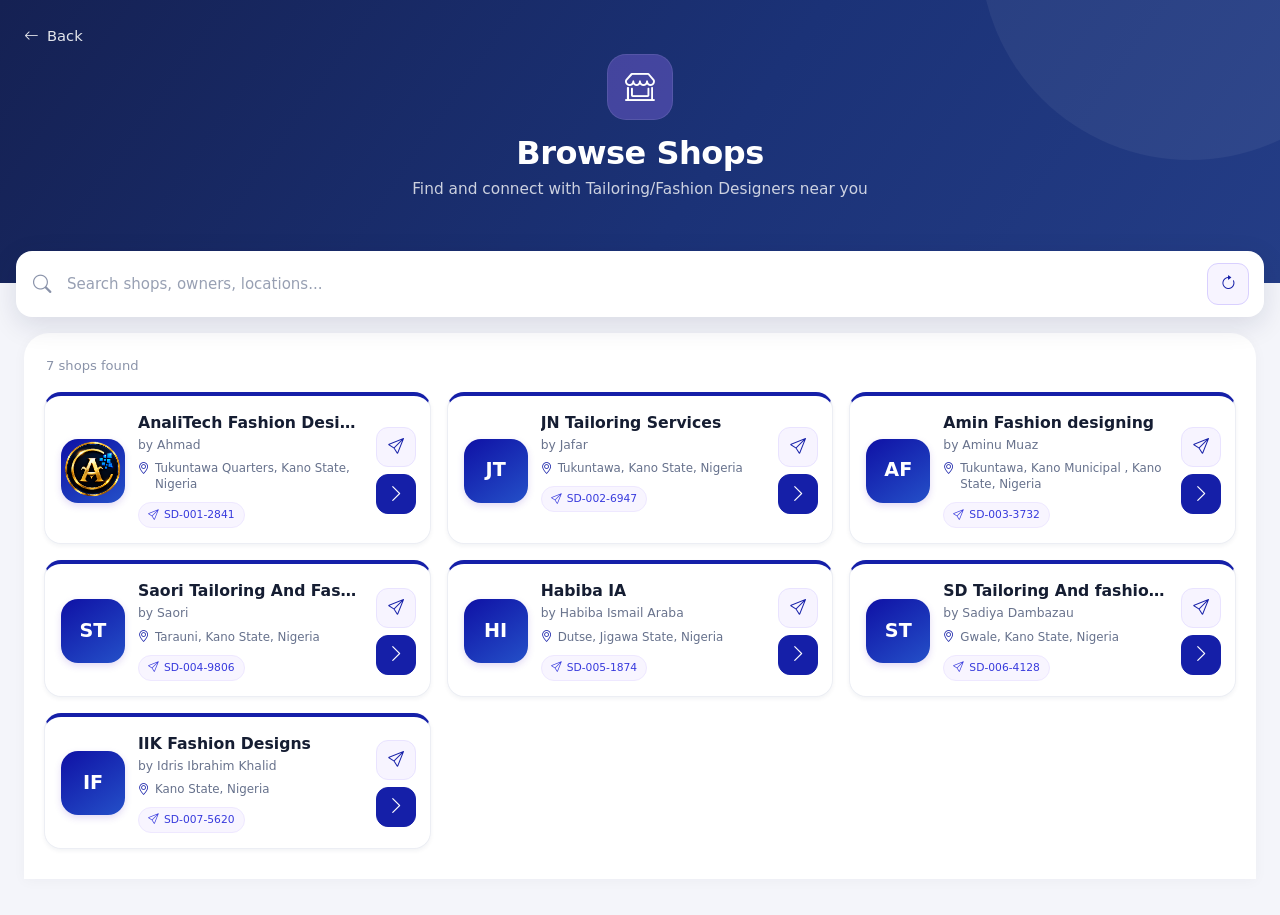
<file: Shops_onboading.html>
<!DOCTYPE html>
<html lang="en">
<head>
  <meta charset="UTF-8">
  <meta name="viewport" content="width=device-width, initial-scale=1">
  <meta name="description" content="Browse and connect with tailoring and fashion shops on SewDesk.">
  <title>Browse Shops | SewDesk</title>

  <!-- Bootstrap 5 and Bootstrap Icons -->
  <link href="https://cdn.jsdelivr.net/npm/bootstrap@5.3.3/dist/css/bootstrap.min.css" rel="stylesheet">
  <link href="https://cdn.jsdelivr.net/npm/bootstrap-icons@1.11.3/font/bootstrap-icons.min.css" rel="stylesheet">
  <link href="assets/img/sewdesk_logo.jpeg" rel="icon"/>
  <style>
    :root {
      --sewdex-navy: #101b46;
      --sewdex-blue: #172b68;
      --sewdex-purple: #151fa8;
      --sewdex-purple-dark: #0f2db3;
      --page-bg: #f4f5fa;
      --muted: #77809a;
      --ink: #17213d;
    }

    * { box-sizing: border-box; }
    html, body { min-height: 100%; }
    body {
      margin: 0;
      background: var(--page-bg);
      color: var(--ink);
      font-family: "Open Sans", system-ui, -apple-system, "Segoe UI", sans-serif;
    }

    .browse-hero {
      position: relative;
      min-height: 278px;
      padding: 24px 24px 82px;
      color: #fff;
      background: linear-gradient(125deg, #152153 0%, #1b3277 56%, #243d86 100%);
      overflow: hidden;
    }
    .browse-hero::after {
      content: "";
      position: absolute;
      width: 420px;
      height: 420px;
      right: -120px;
      top: -260px;
      border-radius: 50%;
      background: rgba(255,255,255,.055);
      pointer-events: none;
    }
    .back-link {
      position: relative;
      z-index: 1;
      display: inline-flex;
      align-items: center;
      gap: 8px;
      color: rgba(255,255,255,.88);
      text-decoration: none;
      font-size: .92rem;
      transition: color .2s ease;
    }
    .back-link:hover { color: #fff; }
    .hero-center {
      position: relative;
      z-index: 1;
      text-align: center;
      margin: 6px auto 0;
    }
    .hero-icon {
      display: inline-flex;
      align-items: center;
      justify-content: center;
      width: 66px;
      height: 66px;
      margin-bottom: 14px;
      border-radius: 19px;
      color: #fff;
      background: rgba(157, 117, 255, .32);
      box-shadow: inset 0 0 0 1px rgba(255,255,255,.09);
      font-size: 30px;
    }
    .hero-center h1 {
      margin: 0 0 6px;
      font-size: clamp(1.55rem, 3vw, 2rem);
      font-weight: 800;
      letter-spacing: -.5px;
    }
    .hero-center p {
      margin: 0;
      color: rgba(255,255,255,.78);
      font-size: .96rem;
    }

    .search-wrap {
      position: relative;
      z-index: 3;
      width: min(100% - 32px, 1320px);
      margin: -32px auto 0;
      padding: 12px 15px;
      border-radius: 16px;
      background: #fff;
      box-shadow: 0 8px 28px rgba(15, 27, 67, .12);
    }
    .search-inner {
      display: flex;
      align-items: center;
      gap: 12px;
      min-height: 42px;
    }
    .search-icon { color: #8992a9; font-size: 1.15rem; padding-left: 2px; }
    #shopSearch {
      flex: 1;
      min-width: 0;
      height: 42px;
      padding: 8px 4px;
      border: 0;
      outline: 0;
      color: var(--ink);
      background: transparent;
      font-size: .94rem;
      box-shadow: none;
    }
    #shopSearch::placeholder { color: #98a0b3; }
    .refresh-btn {
      display: inline-flex;
      align-items: center;
      justify-content: center;
      width: 42px;
      height: 42px;
      flex: 0 0 42px;
      border: 1px solid #d9d0ff;
      border-radius: 11px;
      color: var(--sewdex-purple);
      background: #f7f4ff;
      transition: .2s ease;
    }
    .refresh-btn:hover { color: #fff; background: var(--sewdex-purple); }
    .refresh-btn:disabled { opacity: .65; cursor: wait; }

    .shops-shell {
      width: min(100% - 48px, 1280px);
      min-height: 380px;
      margin: 16px auto 36px;
      padding: 23px 20px 30px;
      border-radius: 25px 25px 0 0;
      background: #fff;
      box-shadow: 0 2px 14px rgba(20, 32, 70, .035);
    }
    .results-line {
      display: flex;
      align-items: center;
      justify-content: space-between;
      gap: 12px;
      margin: 0 2px 16px;
      color: #8a93a9;
      font-size: .82rem;
    }
    .results-line strong { color: #68738f; font-weight: 600; }
    .shop-grid {
      display: grid;
      grid-template-columns: repeat(3, minmax(0, 1fr));
      gap: 16px;
    }
    .shop-card {
      position: relative;
      display: flex;
      align-items: center;
      gap: 13px;
      min-width: 0;
      min-height: 136px;
      padding: 17px 14px 15px 16px;
      border: 1px solid #eceef4;
      border-top: 4px solid var(--sewdex-purple);
      border-radius: 17px;
      background: #fff;
      box-shadow: 0 2px 4px rgba(20, 32, 70, .055);
      transition: transform .2s ease, box-shadow .2s ease;
    }
    .shop-card:hover {
      transform: translateY(-2px);
      box-shadow: 0 8px 20px rgba(20, 32, 70, .09);
    }
    .shop-avatar {
      display: flex;
      align-items: center;
      justify-content: center;
      flex: 0 0 64px;
      width: 64px;
      height: 64px;
      overflow: hidden;
      border-radius: 17px;
      color: #fff;
      background: linear-gradient(145deg,#0f11a5,#2450c8);
      font-size: 1.2rem;
      font-weight: 800;
      box-shadow: 0 3px 7px rgba(91, 39, 194, .17);
    }
    .shop-avatar img { width: 100%; height: 100%; object-fit: cover; }
    .shop-info { flex: 1; min-width: 0; align-self: stretch; padding-top: 1px; }
    .shop-name {
      margin: 0 0 3px;
      overflow: hidden;
      color: #151d32;
      font-size: .98rem;
      font-weight: 750;
      text-overflow: ellipsis;
      white-space: nowrap;
    }
    .shop-owner {
      margin: 0 0 7px;
      overflow: hidden;
      color: #69738d;
      font-size: .77rem;
      text-overflow: ellipsis;
      white-space: nowrap;
    }
    .shop-location {
      display: flex;
      align-items: flex-start;
      gap: 5px;
      margin: 0 0 8px;
      color: #66718c;
      font-size: .74rem;
      line-height: 1.35;
    }
    .shop-location i { flex: 0 0 auto; color: var(--sewdex-purple); }
    .shop-code {
      display: inline-flex;
      align-items: center;
      gap: 5px;
      max-width: 100%;
      padding: 4px 9px;
      border: 1px solid #eee8ff;
      border-radius: 20px;
      color: #383bdd;
      background: #f8f5ff;
      font-size: .67rem;
      white-space: nowrap;
    }
    .shop-actions {
      display: flex;
      flex: 0 0 40px;
      flex-direction: column;
      align-items: center;
      gap: 7px;
      align-self: center;
    }
    .action-btn {
      display: inline-flex;
      align-items: center;
      justify-content: center;
      width: 40px;
      height: 40px;
      border: 1px solid #e9e3ff;
      border-radius: 12px;
      color: var(--sewdex-purple);
      background: #f7f4ff;
      font-size: 1rem;
      text-decoration: none;
      transition: .2s ease;
    }
    .action-btn:hover { color: #fff; background: var(--sewdex-purple); }
    .action-btn.details {
      border-color: var(--sewdex-purple);
      color: #fff;
      background: var(--sewdex-purple);
      font-size: 1.15rem;
    }
    .action-btn.details:hover { border-color: var(--sewdex-purple-dark); background: var(--sewdex-purple-dark); }

    .state-panel {
      grid-column: 1 / -1;
      padding: 54px 15px;
      color: #7c859b;
      text-align: center;
    }
    .state-panel i { display: block; margin-bottom: 12px; color: #5d87d6; font-size: 2rem; }
    .state-panel h3 { margin: 0 0 5px; color: #303b59; font-size: 1.05rem; font-weight: 700; }
    .state-panel p { margin: 0; font-size: .88rem; }
    .loading-spinner { width: 2rem; height: 2rem; }

    /* Professional Shop Details modal */
    .shop-details-dialog { max-width: 448px; margin: 1.25rem auto; }
    .shop-details-content {
      height: min(625px, calc(100vh - 2.5rem));
      min-height: 430px;
      display: flex;
      flex-direction: column;
      overflow: hidden;
      border: 0;
      border-radius: 17px;
      background: #fff;
      box-shadow: 0 22px 65px rgba(0,0,0,.25);
      position: relative;
    }
    .shop-details-content::before {
      content: "";
      position: absolute;
      z-index: 2;
      inset: 0 0 auto;
      height: 7px;
      background: var(--sewdex-purple);
    }
    .shop-details-header {
      min-height: 63px;
      padding: 19px 20px 13px;
      border-bottom: 1px solid #f0f1f4;
      flex: 0 0 auto;
    }
    .shop-details-header .modal-title {
      color: #182033;
      font-size: 15px;
      font-weight: 800;
    }
    .shop-details-body {
      min-height: 0;
      flex: 1 1 auto;
      overflow-y: auto;
      padding: 16px 20px 12px;
      scrollbar-width: thin;
      scrollbar-color: #a6a6a6 transparent;
    }
    .shop-details-identity { display:flex; align-items:center; gap:15px; margin-bottom:16px; }
    .modal-shop-avatar {
      display:flex; align-items:center; justify-content:center;
      width:64px; height:64px; flex:0 0 64px; overflow:hidden;
      border-radius:17px; color:#fff;
      background:linear-gradient(145deg,#0f11a5,#2450c8);
      font-size:1.2rem; font-weight:800;
    }
    .modal-shop-avatar img { width:100%; height:100%; object-fit:cover; }
    .shop-details-name { margin:0 0 4px; color:#182033; font-size:18px; line-height:1.25; font-weight:800; }
    .shop-details-owner { margin:0; color:#697386; font-size:13px; }
    .shop-quick-actions { display:grid; grid-template-columns:repeat(5,minmax(0,1fr)); gap:8px; margin-bottom:16px; }
    .shop-quick-action {
      min-width:0; min-height:81px; padding:9px 2px 7px;
      display:flex; flex-direction:column; align-items:center; justify-content:center; gap:7px;
      border-radius:14px; text-decoration:none; font-size:10px; font-weight:600;
      color:#3e4655; transition:transform .18s ease,filter .18s ease;
    }
    .shop-quick-action:hover { transform:translateY(-2px); filter:brightness(.98); color:inherit; }
    .shop-quick-action.is-unavailable { opacity:.58; cursor:not-allowed; filter:grayscale(.12); }
    .shop-quick-action.is-unavailable:hover { transform:none; filter:grayscale(.12); }
    .shop-footer-btn.is-unavailable { opacity:.55; cursor:not-allowed; pointer-events:none; }
    .shop-quick-action .quick-icon {
      width:40px; height:40px; display:grid; place-items:center;
      border-radius:50%; font-size:17px;
    }
    .quick-whatsapp { background:#e9fbf0; }
    .quick-whatsapp .quick-icon { background:#c7f5d9; color:#08b85b; }
    .quick-call { background:#effbf4; }
    .quick-call .quick-icon { background:#d7f8e4; color:#08a94e; }
    .quick-email { background:#eef5ff; }
    .quick-email .quick-icon { background:#dceaff; color:#2874f0; }
    .quick-portfolio { background:#f4f0ff; }
    .quick-portfolio .quick-icon { background:#e9e0ff; color:#291af0; }
    .quick-book { background:#fff7ed; }
    .quick-book .quick-icon { background:#ffecd4; color:#f07818; }
    .shop-detail-row {
      display:flex; align-items:center; gap:12px; min-height:60px;
      margin-bottom:11px; padding:12px 13px; border-radius:14px; background:#f7f8fa;
    }
    .shop-detail-icon { width:15px; flex:0 0 15px; margin-top:2px; color:var(--sewdex-purple); font-size:16px; text-align:center; }
    .shop-detail-main { min-width:0; flex:1; }
    .shop-detail-label { margin-bottom:2px; color:#697386; font-size:11px; line-height:1.3; }
    .shop-detail-value { margin:0; color:#30394a; font-size:13px; line-height:1.4; overflow-wrap:anywhere; }
    .shop-detail-buttons { display:flex; flex-shrink:0; align-items:center; gap:6px; }
    .shop-detail-btn { padding:6px 11px; border-radius:9px; font-size:11px; font-weight:650; white-space:nowrap; }
    .shop-btn-whatsapp { color:#fff; background:#20cf69; border:1px solid #20cf69; }
    .shop-btn-whatsapp:hover { color:#fff; background:#14b85a; }
    .shop-btn-call { color:#08a94e; background:#f4fff8; border:1px solid #a8ecc4; }
    .shop-btn-email { color:#2874f0; background:#f5f9ff; border:1px solid #bfd6ff; }
    .shop-details-footer {
      flex:0 0 auto; padding:12px 20px 16px;
      border-top:1px solid #f0f1f4; background:#fff;
    }
    .shop-footer-btn {
      min-height:42px; display:flex; align-items:center; justify-content:center;
      border-radius:12px; font-size:13px; font-weight:650;
    }
    .shop-directions-btn { width:100%; margin-bottom:8px; color:var(--sewdex-purple); background:#fff; border:1px solid #d9c7ff; }
    .shop-directions-btn:hover { color:#fff; background:var(--sewdex-purple); border-color:var(--sewdex-purple); }
    .shop-footer-secondary { display:grid; grid-template-columns:1fr 1fr; gap:8px; }
    .shop-portfolio-btn { color:#465064; background:#fff; border:1px solid #dfe3eb; }
    .shop-book-btn { color:#ed5b20; background:#fff; border:1px solid #ffc99f; }
    .shop-footer-btn[hidden], .shop-quick-action[hidden], .shop-footer-secondary[hidden] { display:none !important; }

    @media (max-width:575.98px) {
      .shop-details-dialog { margin:.5rem auto; }
      .shop-details-content { height:calc(100vh - 1rem); min-height:0; border-radius:15px; }
      .shop-details-header,.shop-details-footer { padding-left:14px; padding-right:14px; }
      .shop-details-body { padding:15px 14px 10px; }
      .shop-quick-actions { gap:5px; }
      .shop-quick-action { font-size:9px; }
      .shop-detail-row { gap:8px; padding:10px; }
      .shop-detail-btn { padding:6px 8px; }
    }

    @media (max-width: 991.98px) {
      .shop-grid { grid-template-columns: repeat(2, minmax(0, 1fr)); }
      .shops-shell { width: min(100% - 32px, 900px); }
    }
    @media (max-width: 575.98px) {
      .browse-hero { min-height: 250px; padding: 18px 16px 70px; }
      .hero-center { margin-top: 8px; }
      .hero-icon { width: 58px; height: 58px; margin-bottom: 11px; font-size: 26px; }
      .hero-center p { max-width: 280px; margin: auto; font-size: .84rem; }
      .search-wrap { width: calc(100% - 24px); padding: 9px 11px; border-radius: 13px; }
      .search-inner { gap: 8px; }
      #shopSearch { font-size: .84rem; }
      .refresh-btn { width: 38px; height: 38px; flex-basis: 38px; }
      .shops-shell { width: calc(100% - 20px); margin-top: 12px; padding: 18px 12px 25px; border-radius: 19px 19px 0 0; }
      .shop-grid { grid-template-columns: 1fr; gap: 12px; }
      .shop-card { min-height: 125px; padding: 14px 11px; gap: 10px; }
      .shop-avatar { flex-basis: 56px; width: 56px; height: 56px; border-radius: 15px; }
      .shop-name { font-size: .9rem; }
      .shop-owner { font-size: .73rem; }
      .shop-location { font-size: .7rem; }
      .shop-actions { flex-basis: 36px; gap: 6px; }
      .action-btn { width: 36px; height: 36px; border-radius: 10px; }
      .results-line { font-size: .76rem; }
    }
  </style>
</head>
<body>
  <header class="browse-hero">
    <a class="back-link" href="index.html" id="backToHome"><i class="bi bi-arrow-left"></i> Back</a>
    <div class="hero-center">
      <div class="hero-icon"><i class="bi bi-shop-window"></i></div>
      <h1>Browse Shops</h1>
      <p>Find and connect with Tailoring/Fashion Designers near you</p>
    </div>
  </header>

  <section class="search-wrap" aria-label="Search shops">
    <div class="search-inner">
      <i class="bi bi-search search-icon" aria-hidden="true"></i>
      <input id="shopSearch" type="search" autocomplete="off"
        placeholder="Search shops, owners, locations..."
        aria-label="Search by shop name, owner or location">
      <button class="refresh-btn" id="refreshShops" type="button" title="Refresh shops" aria-label="Refresh shops">
        <i class="bi bi-arrow-clockwise" id="refreshIcon"></i>
      </button>
    </div>
  </section>

  <main class="shops-shell">
    <div class="results-line">
      <span id="resultCount" aria-live="polite">Loading shops...</span>
      <span id="searchHint"></span>
    </div>
    <section class="shop-grid" id="shopGrid" aria-label="Shop results">
      <div class="state-panel">
        <div class="spinner-border loading-spinner" role="status"><span class="visually-hidden">Loading...</span></div>
        <p class="mt-3">Loading shops...</p>
      </div>
    </section>
  </main>

  <!-- Upgraded Shop Details modal: existing ID retained for JavaScript compatibility -->
  <div class="modal fade" id="shopDetailsModal" tabindex="-1" aria-labelledby="shopDetailsTitle" aria-hidden="true">
    <div class="modal-dialog modal-dialog-centered shop-details-dialog">
      <div class="modal-content shop-details-content">
        <div class="modal-header shop-details-header">
          <h2 class="modal-title" id="shopDetailsTitle">Shop Details</h2>
          <button type="button" class="btn-close" data-bs-dismiss="modal" aria-label="Close"></button>
        </div>
        <div class="modal-body shop-details-body" id="shopDetailsBody"></div>
        <div class="modal-footer shop-details-footer border-0">
          <a class="btn shop-footer-btn shop-directions-btn" id="modalDirections" href="#" target="_blank" rel="noopener noreferrer">
            <i class="bi bi-send me-2"></i>Get Directions <i class="bi bi-box-arrow-up-right ms-1"></i>
          </a>
          <div class="shop-footer-secondary">
            <a  id="modalPortfolio" href="#" target="_blank" rel="noopener noreferrer">
              
            </a>
            <a id="modalBook" href="#" target="_blank" rel="noopener noreferrer">
             
            </a>
          </div>
        </div>
      </div>
    </div>
  </div>

  <script src="https://cdn.jsdelivr.net/npm/bootstrap@5.3.3/dist/js/bootstrap.bundle.min.js"></script>
  <script>
    "use strict";

    /*
     * DEMO DATA:
     * The uploaded project does not yet contain a shop database/backend API.
     * These ten records make the page usable for layout and search testing.
     * Replace this array with the real shop_onboarding data/API when available.
     * Keep the property names: id, code, name, owner, address, town, district,
     * State, phone, logo, latitude, longitude.
     */
    const SAMPLE_SHOPS = [
      { id: "shop-001", code: "SD-001-2841", name: "AnaliTech Fashion Designs", owner: "Ahmad", address: "Tukuntawa Quarters, Kano State, Nigeria", town: "Kano", district: "Tukuntawa Sharada", State: "Kano State", phone: "+234 9122122044", email: "ahmadnura200@gmail.com", logo: "assets/img/logo.png", portfolioUrl: "https://www.instagram.com/yourshop", latitude: null, longitude: null },

      { id: "shop-002", code: "SD-002-6947", name: "JN Tailoring Services", owner: "Jafar", address: "Tukuntawa, Kano State, Nigeria", town: "Kano", district: "Tukuntawa, Kano Munincipal.", State: "Kano State", phone: "07044762075", email: "", logo: "", latitude: null, longitude: null },
      
      { id: "shop-003", code: "SD-003-3732", name: "Amin Fashion designing", owner: "Aminu Muaz", address: "Tukuntawa, Kano Municipal , Kano State, Nigeria", town: "Kano", district: "Tukuntawa, Unguwar Nalado", State: "Kano State", phone: "09076154339", email: "", logo: "", latitude: null, longitude: null },
      
      { id: "shop-004", code: "SD-004-9806", name: "Saori Tailoring And Fashion Designs", owner: "Saori", address: "Tarauni, Kano State, Nigeria", town: "Kano", district: "Taurauni.", State: "Kano State", phone: "+234 9049626069", email: "", logo: "", latitude: null, longitude: null },
      
      { id: "shop-005", code: "SD-005-1874", name: "Habiba IA", owner: "Habiba Ismail Araba ", address: "Dutse, Jigawa State, Nigeria", town: "Dutse", district: "Dutse.", State: "Jigawa State", phone: "08139115879", email: "", logo: "", latitude: null, longitude: null },
      
      { id: "shop-006", code: "SD-006-4128", name: "SD Tailoring And fashion Designs", owner: "Sadiya Dambazau", address: "Gwale, Kano State, Nigeria", town: "Kano", district: "Gwale", State: "Kano State", phone: "09128803866 ", email: "", logo: "", latitude: null, longitude: null },
      
      { id: "shop-007", code: "SD-007-5620", name: "IIK Fashion Designs", owner: "Idris Ibrahim Khalid", address: "Kano State, Nigeria", town: "Kano", district: " ", State: "Kano State", phone: "+234 7019195060",  logo: "", latitude: null, longitude: null }
      
      // { id: "shop-008", code: "SD-008-7319", name: "Ama's Fashion House", owner: "Ama Serwaa", address: "Kumasi, Kumasi Metropolitan, Ashanti State, Nigeria", town: "Kano", district: "Kumasi Metropolitan", State: "Ashanti State", phone: "+233 24 000 1008", email: "gordysfashion@gmail.com", logo: "", latitude: null, longitude: null },
      
      // { id: "shop-009", code: "SD-009-8453", name: "Needle & Thread", owner: "Esi Boateng", address: "Tema, Tema Metropolitan, Kano State, Nigeria", town: "Kano", district: "Tema Metropolitan", State: "Kano State", phone: "+233 24 000 1009", email: "gordysfashion@gmail.com", logo: "", latitude: null, longitude: null },
      
      // { id: "shop-010", code: "SD-010-9264", name: "Classic Cuts", owner: "Yaw Asare", address: "Cape Coast, Cape Coast Metropolitan, Central State, Nigeria", town: "Kano", district: "Cape Coast Metropolitan", State: "Central State", phone: "+233 24 000 1010", email: "gordysfashion@gmail.com", logo: "", latitude: null, longitude: null },
      
      // { id: "shop-011", code: "SD-011-9264", name: "Gordy's fashion", owner: "Yaw Asare", address: "Cape Coast, Cape Coast Metropolitan, Central State, Nigeria", town: "Kano", district: "Cape Coast Metropolitan", State: "Central State", phone: "+233 24 000 1010", email: "gordysfashion@gmail.com", logo: "", latitude: null, longitude: null }
      
    ];

    const shopGrid = document.getElementById("shopGrid");
    const searchInput = document.getElementById("shopSearch");
    const resultCount = document.getElementById("resultCount");
    const searchHint = document.getElementById("searchHint");
    const refreshButton = document.getElementById("refreshShops");
    const refreshIcon = document.getElementById("refreshIcon");
    const detailsModalElement = document.getElementById("shopDetailsModal");
    const detailsModal = window.bootstrap ? new bootstrap.Modal(detailsModalElement) : null;

    let allShops = [];
    let refreshInProgress = false;

    function normalize(value) {
      return String(value ?? "")
        .normalize("NFKD")
        .replace(/[\u0300-\u036f]/g, "")
        .toLocaleLowerCase()
        .replace(/[^a-z0-9\s'-]/g, " ")
        .replace(/\s+/g, " ")
        .trim();
    }

    function shopSearchText(shop) {
      return normalize([
        shop.name, shop.owner, shop.address, shop.town,
        shop.district, shop.State, shop.code
      ].join(" "));
    }

    function getInitials(name) {
      const words = String(name || "Shop").trim().split(/\s+/).filter(Boolean);
      return words.slice(0, 2).map(word => word.charAt(0).toUpperCase()).join("") || "SH";
    }

    function createElement(tag, className, text) {
      const element = document.createElement(tag);
      if (className) element.className = className;
      if (text !== undefined) element.textContent = text;
      return element;
    }

    function makeAvatar(shop) {
      const avatar = createElement("div", "shop-avatar");
      if (shop.logo) {
        const image = document.createElement("img");
        image.src = shop.logo;
        image.alt = shop.name + " logo";
        image.onerror = () => { avatar.textContent = getInitials(shop.name); };
        avatar.appendChild(image);
      } else {
        avatar.textContent = getInitials(shop.name);
      }
      return avatar;
    }

    function getDirectionsUrl(shop) {
      if (Number.isFinite(Number(shop.latitude)) && Number.isFinite(Number(shop.longitude))
          && shop.latitude !== null && shop.longitude !== null
          && shop.latitude !== "" && shop.longitude !== "") {
        return "https://www.google.com/maps/dir/?api=1&destination=" +
          encodeURIComponent(shop.latitude + "," + shop.longitude);
      }
      const location = [shop.address, shop.town, shop.district, shop.State].filter(Boolean).join(", ");
      return "https://www.google.com/maps/search/?api=1&query=" + encodeURIComponent(location);
    }

    function createShopCard(shop) {
      const card = createElement("article", "shop-card");
      const avatar = makeAvatar(shop);

      const info = createElement("div", "shop-info");
      const name = createElement("h2", "shop-name", shop.name || "Unnamed shop");
      name.title = shop.name || "Unnamed shop";
      const owner = createElement("p", "shop-owner", "by " + (shop.owner || "Shop owner not provided"));
      const location = createElement("p", "shop-location");
      const locationIcon = createElement("i", "bi bi-geo-alt");
      locationIcon.setAttribute("aria-hidden", "true");
      const locationText = createElement("span", "", shop.address || [shop.town, shop.district, shop.State].filter(Boolean).join(", ") || "Location not provided");
      location.append(locationIcon, locationText);

      const code = createElement("span", "shop-code");
      const codeIcon = createElement("i", "bi bi-send");
      codeIcon.setAttribute("aria-hidden", "true");
      code.append(codeIcon, document.createTextNode(" " + (shop.code || "Code unavailable")));

      info.append(name, owner, location, code);

      const actions = createElement("div", "shop-actions");
      const directions = createElement("a", "action-btn");
      directions.href = getDirectionsUrl(shop);
      directions.target = "_blank";
      directions.rel = "noopener noreferrer";
      directions.title = "View shop location";
      directions.setAttribute("aria-label", "Get directions to " + (shop.name || "shop"));
      const directionsIcon = createElement("i", "bi bi-send");
      directions.appendChild(directionsIcon);

      const details = createElement("button", "action-btn details");
      details.type = "button";
      details.title = "View shop details";
      details.setAttribute("aria-label", "View details for " + (shop.name || "shop"));
      details.appendChild(createElement("i", "bi bi-chevron-right"));
      details.addEventListener("click", () => showShopDetails(shop.id));

      actions.append(directions, details);
      card.append(avatar, info, actions);
      return card;
    }

    function renderShops(shops, query = "") {
      shopGrid.replaceChildren();
      resultCount.textContent = shops.length + (shops.length === 1 ? " shop found" : " shops found");
      searchHint.textContent = query ? "Search: “" + query + "”" : "";

      if (shops.length === 0) {
        const panel = createElement("div", "state-panel");
        panel.appendChild(createElement("i", "bi bi-search"));
        panel.appendChild(createElement("h3", "","No shops found matching your search."));
        panel.appendChild(createElement("p", "", "Try another shop name, owner or location."));
        shopGrid.appendChild(panel);
        return;
      }

      const fragment = document.createDocumentFragment();
      shops.forEach(shop => fragment.appendChild(createShopCard(shop)));
      shopGrid.appendChild(fragment);
    }

    function filterShops(query) {
      const normalizedQuery = normalize(query);
      if (!normalizedQuery) {
        renderShops(allShops);
        return;
      }
      const terms = normalizedQuery.split(" ").filter(Boolean);
      const matches = allShops.filter(shop => {
        const searchable = shopSearchText(shop);
        return terms.every(term => searchable.includes(term));
      });
      renderShops(matches, query.trim());
    }

    function showShopDetails(shopId) {
      const shop = allShops.find(item => String(item.id) === String(shopId));
      if (!shop) return;

      const body = document.getElementById("shopDetailsBody");
      body.replaceChildren();

      // Build the shop identity area (logo or initials fallback).
      const identity = createElement("div", "shop-details-identity");
      const avatar = createElement("div", "modal-shop-avatar", getInitials(shop.name));
      if (shop.logo) {
        avatar.textContent = "";
        const image = document.createElement("img");
        image.src = shop.logo;
        image.alt = (shop.name || "Shop") + " logo";
        image.onerror = () => { avatar.textContent = getInitials(shop.name); };
        avatar.appendChild(image);
      }

      const heading = createElement("div");
      heading.append(
        createElement("h3", "shop-details-name", shop.name || "Unnamed shop"),
        createElement("p", "shop-details-owner", "by " + (shop.owner || "Shop owner"))
      );
      identity.append(avatar, heading);
      body.appendChild(identity);

      // Keep all five shortcut tiles visible for a consistent professional layout.
      // A tile is disabled (not removed) when its contact/link data is not in the shop record.
      const phone = String(shop.phone || "").trim();
      const email = String(shop.email || "").trim();
      const portfolioUrl = String(shop.portfolioUrl || shop.portfolio || shop.portfolio_url || "").trim();
      const bookingUrl = String(shop.bookingUrl || shop.bookingLink || shop.booking_url || "").trim();
      const digitsOnlyPhone = phone.replace(/\D/g, "");
      const whatsappUrl = digitsOnlyPhone ? "https://wa.me/" + digitsOnlyPhone : "";

      const quickActions = createElement("div", "shop-quick-actions");
      const addQuickAction = (label, iconClass, styleClass, href) => {
        const link = createElement(href ? "a" : "button", "shop-quick-action " + styleClass + (href ? "" : " is-unavailable"));
        if (href) {
          link.href = href;
          if (href.startsWith("http")) {
            link.target = "_blank";
            link.rel = "noopener noreferrer";
          }
        } else {
          link.type = "button";
          link.disabled = true;
          link.title = label + " details have not been provided by this shop";
          link.setAttribute("aria-label", label + " not provided");
        }
        const iconWrap = createElement("span", "quick-icon");
        iconWrap.appendChild(createElement("i", iconClass));
        link.append(iconWrap, createElement("span", "", label));
        quickActions.appendChild(link);
      };

      addQuickAction("WhatsApp", "bi bi-whatsapp", "quick-whatsapp", whatsappUrl);
      addQuickAction("Call", "bi bi-telephone", "quick-call", phone ? "tel:" + phone : "");
      addQuickAction("Email", "bi bi-envelope", "quick-email", email ? "mailto:" + email : "");
      addQuickAction("Portfolio", "bi bi-image", "quick-portfolio", portfolioUrl);
    
      body.appendChild(quickActions);

      // Create detail rows safely with textContent (no shop data is inserted as HTML).
      const addDetailRow = (label, value, iconClass, options = {}) => {
        if (value === undefined || value === null || String(value).trim() === "") return;

        const row = createElement("div", "shop-detail-row");
        const icon = createElement("i", "shop-detail-icon " + iconClass);
        const main = createElement("div", "shop-detail-main");
        main.append(
          createElement("div", "shop-detail-label", label),
          createElement("p", "shop-detail-value", String(value))
        );
        row.append(icon, main);

        if (options.phone && phone) {
          const buttons = createElement("div", "shop-detail-buttons");
          if (whatsappUrl) {
            const whatsapp = createElement("a", "btn shop-detail-btn shop-btn-whatsapp", "WhatsApp");
            whatsapp.href = whatsappUrl;
            whatsapp.target = "_blank";
            whatsapp.rel = "noopener noreferrer";
            buttons.appendChild(whatsapp);
          }
          const call = createElement("a", "btn shop-detail-btn shop-btn-call", "Call");
          call.href = "tel:" + phone;
          buttons.appendChild(call);
          row.appendChild(buttons);
        }

        if (options.email && email) {
          const emailButton = createElement("a", "btn shop-detail-btn shop-btn-email", "Email");
          emailButton.href = "mailto:" + email;
          row.appendChild(emailButton);
        }

        body.appendChild(row);
      };

      addDetailRow("Phone", phone, "bi bi-telephone", { phone: true });
      addDetailRow("Email", email, "bi bi-envelope", { email: true });
      addDetailRow("Address", shop.address, "bi bi-geo-alt");
      addDetailRow("Town", shop.town, "bi bi-geo");
      addDetailRow("District", shop.district, "bi bi-map");
      addDetailRow("State", shop.State, "bi bi-globe2");
      addDetailRow("Digital Address", shop.digitalAddress || shop.digital_address, "bi bi-send");
      addDetailRow("Working Hours", shop.workingHours || shop.working_hours, "bi bi-clock");
      addDetailRow("Shop Identification Code", shop.code, "bi bi-upc");

      // Keep the existing directions behaviour and support optional portfolio/booking links.
      document.getElementById("modalDirections").href = getDirectionsUrl(shop);

      const setOptionalFooterLink = (element, url, label) => {
        element.href = url || "#";
        element.classList.toggle("is-unavailable", !url);
        element.setAttribute("aria-disabled", url ? "false" : "true");
        element.setAttribute("aria-label", url ? label : label + " link not provided by this shop");
        element.tabIndex = url ? 0 : -1;
        element.onclick = url ? null : event => event.preventDefault();
        element.title = url ? label : label + " link has not been provided by this shop";
      };

      const portfolioButton = document.getElementById("modalPortfolio");
      setOptionalFooterLink(portfolioButton, portfolioUrl, "View Portfolio");

      const bookButton = document.getElementById("modalBook");
      setOptionalFooterLink(bookButton, bookingUrl, "Book Appointment");

      // Keep both footer actions visible; unavailable links are visibly disabled.
      const footerActions = document.querySelector(".shop-footer-secondary");
      footerActions.hidden = false;
      footerActions.style.gridTemplateColumns = "1fr 1fr";

      if (detailsModal) {
        detailsModal.show();
      } else {
        window.alert((shop.name || "Shop") + "\n" + (shop.address || "") + "\n" + (shop.code || ""));
      }
    }


    async function loadShops() {
      /*
       * Current archive contains no server API. This async function is the
       * single integration point to replace with fetch() or the existing
       * onboarding service once its endpoint/backend is supplied.
       */
      await Promise.resolve();
      return SAMPLE_SHOPS.map(shop => ({ ...shop }));
    }

    async function refreshShops() {
      if (refreshInProgress) return;
      refreshInProgress = true;
      refreshButton.disabled = true;
      refreshIcon.classList.add("spin");
      refreshIcon.classList.remove("bi-arrow-clockwise");
      refreshIcon.classList.add("bi-arrow-repeat");
      resultCount.textContent = "Refreshing shops...";
      shopGrid.innerHTML = '<div class="state-panel"><div class="spinner-border loading-spinner" role="status"><span class="visually-hidden">Loading...</span></div><p class="mt-3">Refreshing shop directory...</p></div>';

      try {
        allShops = await loadShops();
        searchInput.value = "";
        renderShops(allShops);
      } catch (error) {
        console.error("Unable to load shops:", error);
        shopGrid.replaceChildren();
        const panel = createElement("div", "state-panel");
        panel.appendChild(createElement("i", "bi bi-exclamation-circle"));
        panel.appendChild(createElement("h3", "", "Unable to load shops"));
        panel.appendChild(createElement("p", "", "Please check your connection and try refreshing again."));
        shopGrid.appendChild(panel);
        resultCount.textContent = "Shop directory unavailable";
      } finally {
        refreshInProgress = false;
        refreshButton.disabled = false;
        refreshIcon.classList.remove("spin", "bi-arrow-repeat");
        refreshIcon.classList.add("bi-arrow-clockwise");
      }
    }

    searchInput.addEventListener("input", event => filterShops(event.target.value));
    refreshButton.addEventListener("click", refreshShops);

    // Initial render
    refreshShops();
  </script>
</body>
</html>
</file>
<file: assets/css/main.css>
/* Fonts */
:root {
  --font-default: "Open Sans", system-ui, -apple-system, "Segoe UI", Roboto, "Helvetica Neue", Arial, "Noto Sans", "Liberation Sans", sans-serif, "Apple Color Emoji", "Segoe UI Emoji", "Segoe UI Symbol", "Noto Color Emoji";
  --font-primary: "Montserrat", sans-serif;
  --font-secondary: "Poppins", sans-serif;
}

/* Colors */
:root {
  --color-default: #222222;
  --color-primary: #030163;
  --color-secondary: #f3d00b;
}

/* Smooth scroll behavior */
:root {
  scroll-behavior: smooth;
}

/*--------------------------------------------------------------
# General
--------------------------------------------------------------*/
body {
  font-family: var(--font-default);
  color: var(--color-default);
}

a {
  color: var(--color-primary);
  text-decoration: none;
}

a:hover {
  color: #173974;
  text-decoration: none;
}

h1,
h2,
h3,
h4,
h5,
h6 {
  font-family: var(--font-primary);
}

/*--------------------------------------------------------------
# Sections & Section Header
--------------------------------------------------------------*/
section {
  padding: 60px 0;
  overflow: hidden;
}

.sections-bg {
  background-color: #f6f6f6;
}

.section-header {
  text-align: center;
  padding-bottom: 60px;
}

.section-header h2 {
  font-size: 32px;
  font-weight: 600;
  margin-bottom: 20px;
  padding-bottom: 20px;
  position: relative;
}

.section-header h2:after {
  content: "";
  position: absolute;
  display: block;
  width: 50px;
  height: 3px;
  background: var(--color-secondary);
  left: 0;
  right: 0;
  bottom: 0;
  margin: auto;
}

.section-header p {
  margin-bottom: 0;
  color: #6f6f6f;
}

/*--------------------------------------------------------------
# Breadcrumbs
--------------------------------------------------------------*/
.breadcrumbs .page-header {
  padding: 60px 0 60px 0;
  min-height: 20vh;
  position: relative;
  background-color: var(--color-primary);
}

.breadcrumbs .page-header h2 {
  font-size: 56px;
  font-weight: 500;
  color: #fff;
  font-family: var(--font-secondary);
}

.breadcrumbs .page-header p {
  color: rgba(255, 255, 255, 0.8);
}

.breadcrumbs nav {
  background-color: #f6f6f6;
  padding: 20px 0;
}

.breadcrumbs nav ol {
  display: flex;
  flex-wrap: wrap;
  list-style: none;
  margin: 0;
  padding: 0;
  font-size: 16px;
  font-weight: 600;
  color: var(--color-default);
}

.breadcrumbs nav ol a {
  color: var(--color-primary);
  transition: 0.3s;
}

.breadcrumbs nav ol a:hover {
  text-decoration: underline;
}

.breadcrumbs nav ol li+li {
  padding-left: 10px;
}

.breadcrumbs nav ol li+li::before {
  display: inline-block;
  padding-right: 10px;
  color: var(--color-secondary);
  content: "/";
}

/*--------------------------------------------------------------
# Scroll top button
--------------------------------------------------------------*/
.scroll-top {
  position: fixed;
  visibility: hidden;
  opacity: 0;
  right: 15px;
  bottom: -15px;
  z-index: 99999;
  background: var(--color-secondary);
  width: 44px;
  height: 44px;
  border-radius: 50px;
  transition: all 0.4s;
}

.scroll-top i {
  font-size: 24px;
  color: #fff;
  line-height: 0;
}

.scroll-top:hover {
  background: rgba(255, 255, 255, 0.55);
  color: #fff;
}

.scroll-top.active {
  visibility: visible;
  opacity: 1;
  bottom: 15px;
}




/*--------------------------------------------------------------
# Disable aos animation delay on mobile devices
--------------------------------------------------------------*/
@media screen and (max-width: 768px) {
  [data-aos-delay] {
    transition-delay: 0 !important;
  }
}

/*--------------------------------------------------------------
# Header
--------------------------------------------------------------*/

.header {
  transition: all 0.5s;
  z-index: 997;
  height: 90px;
  background-color: var(--color-primary);
}

.header.sticked {
  position: fixed;
  top: 0;
  right: 0;
  left: 0;
  height: 70px;
  box-shadow: 0px 2px 20px rgba(0, 0, 0, 0.1);
}

.header .logo img {
  max-height: 40px;
  margin-right: 6px;
  border-radius: 50%;
}

.header .logo h1 {
  font-size: 30px;
  margin: 0;
  font-weight: 600;
  letter-spacing: 0.8px;
  color: #fff;
  font-family: var(--font-primary);
}

.header .logo h1 span {
  color: #f96f59;
}

.sticked-header-offset {
  margin-top: 70px;
}

section {
  scroll-margin-top: 70px;
}

/*--------------------------------------------------------------
# Desktop Navigation
--------------------------------------------------------------*/
@media (min-width: 1280px) {
  .navbar {
    padding: 0;
  }

  .navbar ul {
    margin: 0;
    padding: 0;
    display: flex;
    list-style: none;
    align-items: center;
  }

  .navbar li {
    position: relative;
  }

  .navbar>ul>li {
    white-space: nowrap;
    padding: 10px 0 10px 28px;
  }

  .navbar a,
  .navbar a:focus {
    display: flex;
    align-items: center;
    justify-content: space-between;
    padding: 0 3px;
    font-family: var(--font-secondary);
    font-size: 16px;
    font-weight: 600;
    color: rgba(255, 255, 255, 0.6);
    white-space: nowrap;
    transition: 0.3s;
    position: relative;
  }

  .navbar a i,
  .navbar a:focus i {
    font-size: 12px;
    line-height: 0;
    margin-left: 5px;
  }

  .navbar>ul>li>a:before {
    content: "";
    position: absolute;
    width: 100%;
    height: 2px;
    bottom: -6px;
    left: 0;
    background-color: var(--color-secondary);
    visibility: hidden;
    width: 0px;
    transition: all 0.3s ease-in-out 0s;
  }

  .navbar a:hover:before,
  .navbar li:hover>a:before,
  .navbar .active:before {
    visibility: visible;
    width: 100%;
  }

  .navbar a:hover,
  .navbar .active,
  .navbar .active:focus,
  .navbar li:hover>a {
    color: #fff;
  }

  .navbar .dropdown ul {
    display: block;
    position: absolute;
    left: 28px;
    top: calc(100% + 30px);
    margin: 0;
    padding: 10px 0;
    z-index: 99;
    opacity: 0;
    visibility: hidden;
    background: #fff;
    box-shadow: 0px 0px 30px rgba(127, 137, 161, 0.25);
    transition: 0.3s;
    border-radius: 4px;
  }

  .navbar .dropdown ul li {
    min-width: 200px;
  }

  .navbar .dropdown ul a {
    padding: 10px 20px;
    font-size: 15px;
    text-transform: none;
    font-weight: 600;
    color: #006a5d;
  }

  .navbar .dropdown ul a i {
    font-size: 12px;
  }

  .navbar .dropdown ul a:hover,
  .navbar .dropdown ul .active:hover,
  .navbar .dropdown ul li:hover>a {
    color: var(--color-secondary);
  }

  .navbar .dropdown:hover>ul {
    opacity: 1;
    top: 100%;
    visibility: visible;
  }

  .navbar .dropdown .dropdown ul {
    top: 0;
    left: calc(100% - 30px);
    visibility: hidden;
  }

  .navbar .dropdown .dropdown:hover>ul {
    opacity: 1;
    top: 0;
    left: 100%;
    visibility: visible;
  }
}

@media (min-width: 1280px) and (max-width: 1366px) {
  .navbar .dropdown .dropdown ul {
    left: -90%;
  }

  .navbar .dropdown .dropdown:hover>ul {
    left: -100%;
  }
}

@media (min-width: 1280px) {

  .mobile-nav-show,
  .mobile-nav-hide {
    display: none;
  }
}

/*--------------------------------------------------------------
# Mobile Navigation
--------------------------------------------------------------*/
@media (max-width: 1279px) {
  .navbar {
    position: fixed;
    top: 0;
    right: -100%;
    width: 100%;
    max-width: 400px;
    bottom: 0;
    transition: 0.3s;
    z-index: 9997;
  }

  .navbar ul {
    position: absolute;
    inset: 0;
    padding: 50px 0 10px 0;
    margin: 0;
    background: rgba(6, 5, 65, 0.9);
    overflow-y: auto;
    transition: 0.3s;
    z-index: 9998;
  }

  .navbar a,
  .navbar a:focus {
    display: flex;
    align-items: center;
    justify-content: space-between;
    padding: 10px 20px;
    font-family: var(--font-primary);
    font-size: 15px;
    font-weight: 600;
    color: rgba(255, 255, 255, 0.7);
    white-space: nowrap;
    transition: 0.3s;
  }

  .navbar a i,
  .navbar a:focus i {
    font-size: 12px;
    line-height: 0;
    margin-left: 5px;
  }

  .navbar a:hover,
  .navbar .active,
  .navbar .active:focus,
  .navbar li:hover>a {
    color: #fff;
  }

  .navbar .getstarted,
  .navbar .getstarted:focus {
    background: var(--color-primary);
    padding: 8px 20px;
    border-radius: 4px;
    margin: 15px;
    color: #fff;
  }

  .navbar .getstarted:hover,
  .navbar .getstarted:focus:hover {
    color: #fff;
    background: rgba(0, 68, 131, 0.8);
  }

  .navbar .dropdown ul,
  .navbar .dropdown .dropdown ul {
    position: static;
    display: none;
    padding: 10px 0;
    margin: 10px 20px;
    transition: all 0.5s ease-in-out;
    background-color: #0b1963;
    border: 1px solid #001764;
  }

  .navbar .dropdown>.dropdown-active,
  .navbar .dropdown .dropdown>.dropdown-active {
    display: block;
  }

  .mobile-nav-show {
    color: rgba(255, 255, 255, 0.6);
    font-size: 28px;
    cursor: pointer;
    line-height: 0;
    transition: 0.5s;
    z-index: 9999;
    margin-right: 10px;
  }

  .mobile-nav-hide {
    color: #fff;
    font-size: 32px;
    cursor: pointer;
    line-height: 0;
    transition: 0.5s;
    position: fixed;
    right: 20px;
    top: 20px;
    z-index: 9999;
  }

  .mobile-nav-active {
    overflow: hidden;
  }

  .mobile-nav-active .navbar {
    right: 0;
  }

  .mobile-nav-active .navbar:before {
    content: "";
    position: fixed;
    inset: 0;
    background: rgba(11, 0, 106, 0.8);
    z-index: 9996;
  }
}




/*--------------------------------------------------------------
# About Us Section
--------------------------------------------------------------*/
.about h3 {
  font-weight: 700;
  font-size: 28px;
  margin-bottom: 20px;
  font-family: var(--font-secondary);
}

.about .call-us {
  left: 10%;
  right: 10%;
  bottom: 0;
  background-color: #fff;
  box-shadow: 0px 2px 25px rgba(0, 0, 0, 0.08);
  padding: 20px;
  text-align: center;
}

.about .call-us h4 {
  font-size: 24px;
  font-weight: 700;
  margin-bottom: 5px;
}

.about .call-us p {
  font-size: 28px;
  font-weight: 700;
  color: var(--color-primary);
}

.about .content ul {
  list-style: none;
  padding: 0;
}

.about .content ul li {
  padding: 0 0 10px 30px;
  position: relative;
}

.about .content ul i {
  position: absolute;
  font-size: 20px;
  left: 0;
  top: -3px;
  color: var(--color-primary);
}

.about .content p:last-child {
  margin-bottom: 0;
}

.stats-counter .play-btn {
  width: 94px;
  height: 94px;
  background: radial-gradient(var(--color-primary) 50%, rgba(0, 131, 116, 0.4) 52%);
  border-radius: 50%;
  display: block;
  position: absolute;
  left: calc(50% - 47px);
  top: calc(50% - 47px);
  overflow: hidden;
}

.stats-counter .play-btn:before {
  content: "";
  position: absolute;
  width: 120px;
  height: 120px;
  animation-delay: 0s;
  animation: pulsate-btn 2s;
  animation-direction: forwards;
  animation-iteration-count: infinite;
  animation-timing-function: steps;
  opacity: 1;
  border-radius: 50%;
  border: 5px solid rgba(0, 131, 116, 0.7);
  top: -15%;
  left: -15%;
  background: rgba(198, 16, 0, 0);
}

.stats-counter .play-btn:after {
  content: "";
  position: absolute;
  left: 50%;
  top: 50%;
  transform: translateX(-40%) translateY(-50%);
  width: 0;
  height: 0;
  border-top: 10px solid transparent;
  border-bottom: 10px solid transparent;
  border-left: 15px solid #fff;
  z-index: 100;
  transition: all 400ms cubic-bezier(0.55, 0.055, 0.675, 0.19);
}

.stats-counter .play-btn:hover:before {
  content: "";
  position: absolute;
  left: 50%;
  top: 50%;
  transform: translateX(-40%) translateY(-50%);
  width: 0;
  height: 0;
  border: none;
  border-top: 10px solid transparent;
  border-bottom: 10px solid transparent;
  border-left: 15px solid #fff;
  z-index: 200;
  animation: none;
  border-radius: 0;
}

.stats-counter .play-btn:hover:after {
  border-left: 15px solid var(--color-primary);
  transform: scale(20);
}

@keyframes pulsate-btn {
  0% {
    transform: scale(0.6, 0.6);
    opacity: 1;
  }

  100% {
    transform: scale(1, 1);
    opacity: 0;
  }
}


/*--------------------------------------------------------------
# Stats Counter Section
--------------------------------------------------------------*/
.stats-counter {
  padding: 40px 0;
}

.stats-counter .stats-item {
  padding: 20px 0;
  border-bottom: 1px solid #e4e4e4;
}

.stats-counter .stats-item .purecounter {
  min-width: 90px;
  padding-right: 15px;
}

.stats-counter .stats-item i {
  font-size: 44px;
  line-height: 0;
  margin-right: 15px;
}

.stats-counter .stats-item span {
  font-size: 40px;
  display: block;
  font-weight: 700;
  color: var(--color-primary);
  line-height: 40px;
}

.stats-counter .stats-item p {
  margin: 0;
  font-family: var(--font-primary);
  font-size: 14px;
}





@keyframes pulsate-btn {
  0% {
    transform: scale(0.6, 0.6);
    opacity: 1;
  }

  100% {
    transform: scale(1, 1);
    opacity: 0;
  }
}

/*--------------------------------------------------------------
# Our Services Section
--------------------------------------------------------------*/
.services {
  padding: 60px 0;
}

.services .service-item {
  padding: 40px;
  background: #fff;
  height: 100%;
  border-radius: 10px;
}

.services .service-item .icon {
  width: 48px;
  height: 48px;
  position: relative;
  margin-bottom: 50px;
}

.services .service-item .icon i {
  color: var(--color-default);
  font-size: 56px;
  transition: ease-in-out 0.3s;
  z-index: 2;
  position: relative;
}

.services .service-item .icon:before {
  position: absolute;
  content: "";
  height: 100%;
  width: 100%;
  background: #eeeeee;
  border-radius: 50px;
  z-index: 1;
  top: 10px;
  right: -20px;
  transition: 0.3s;
}

.services .service-item h3 {
  color: var(--color-default);
  font-weight: 700;
  margin: 0 0 20px 0;
  padding-bottom: 8px;
  font-size: 22px;
  position: relative;
  display: inline-block;
  border-bottom: 4px solid #eeeeee;
  transition: 0.3s;
}

.services .service-item p {
  line-height: 24px;
  font-size: 14px;
  margin-bottom: 0;
}

.services .service-item .readmore {
  margin-top: 15px;
  display: inline-block;
  color: var(--color-primary);
}

.services .service-item:hover .icon:before {
  background: #102A56;
}

.services .service-item:hover h3 {
  border-color: var(--color-primary);
}

/*--------------------------------------------------------------
# Testimonials Section
--------------------------------------------------------------*/
.testimonials .testimonial-wrap {
  padding-left: 10px;
}

.testimonials .testimonial-item {
  box-sizing: content-box;
  padding: 30px;
  margin: 30px 10px;
  box-shadow: 0px 0 15px rgba(0, 0, 0, 0.1);
  position: relative;
  background: #fff;
  border-radius: 10px;
}

.testimonials .testimonial-item .testimonial-img {
  width: 90px;
  border-radius: 50px;
  margin-right: 15px;
}

.testimonials .testimonial-item h3 {
  font-size: 18px;
  font-weight: bold;
  margin: 10px 0 5px 0;
  color: #000;
}

.testimonials .testimonial-item h4 {
  font-size: 14px;
  color: #999;
  margin: 0;
}

.testimonials .testimonial-item .stars {
  margin: 10px 0;
}

.testimonials .testimonial-item .stars i {
  color: #ffc107;
  margin: 0 1px;
}

.testimonials .testimonial-item .quote-icon-left,
.testimonials .testimonial-item .quote-icon-right {
  color: #37009d;
  font-size: 26px;
  line-height: 0;
}

.testimonials .testimonial-item .quote-icon-left {
  display: inline-block;
  left: -5px;
  position: relative;
}

.testimonials .testimonial-item .quote-icon-right {
  display: inline-block;
  right: -5px;
  position: relative;
  top: 10px;
  transform: scale(-1, -1);
}

.testimonials .testimonial-item p {
  font-style: italic;
  margin: 15px auto 15px auto;
}

.testimonials .swiper-pagination {
  margin-top: 20px;
  position: relative;
}

.testimonials .swiper-pagination .swiper-pagination-bullet {
  width: 12px;
  height: 12px;
  background-color: rgba(0, 0, 0, 0.2);
  opacity: 1;
}

.testimonials .swiper-pagination .swiper-pagination-bullet-active {
  background-color: var(--color-primary);
}

@media (max-width: 767px) {
  .testimonials .testimonial-wrap {
    padding-left: 0;
  }

  .testimonials .testimonial-item {
    padding: 30px;
    margin: 15px;
  }

  .testimonials .testimonial-item .testimonial-img {
    position: static;
    left: auto;
  }
}

/*--------------------------------------------------------------
# Portfolio Section
--------------------------------------------------------------*/
.portfolio .portfolio-flters {
  padding: 0 0 20px 0;
  margin: 0 auto;
  list-style: none;
  text-align: center;
}

.portfolio .portfolio-flters li {
  cursor: pointer;
  display: inline-block;
  padding: 0;
  font-size: 18px;
  font-weight: 500;
  margin: 0 10px;
  line-height: 1;
  transition: all 0.3s ease-in-out;
}

.portfolio .portfolio-flters li:hover,
.portfolio .portfolio-flters li.filter-active {
  color: var(--color-primary);
}

.portfolio .portfolio-flters li:first-child {
  margin-left: 0;
}

.portfolio .portfolio-flters li:last-child {
  margin-right: 0;
}

@media (max-width: 575px) {
  .portfolio .portfolio-flters li {
    font-size: 14px;
    margin: 0 5px;
  }
}

.portfolio .portfolio-wrap {
  box-shadow: 0px 10px 30px rgba(0, 0, 0, 0.1);
  border-radius: 10px;
  height: 100%;
  overflow: hidden;
}

.portfolio .portfolio-wrap img {
  transition: 0.3s;
  position: relative;
  z-index: 1;
}

.portfolio .portfolio-wrap .portfolio-info {
  padding: 25px 20px;
  background-color: #fff;
  position: relative;
  border-top: 1px solid #f3f3f3;
  z-index: 2;
}

.portfolio .portfolio-wrap .portfolio-info h4 {
  font-size: 18px;
  font-weight: 600;
  padding-right: 50px;
}

.portfolio .portfolio-wrap .portfolio-info h4 a {
  color: var(--color-default);
  transition: 0.3s;
}

.portfolio .portfolio-wrap .portfolio-info h4 a:hover {
  color: var(--color-primary);
}

.portfolio .portfolio-wrap .portfolio-info p {
  color: #6c757d;
  font-size: 14px;
  margin-bottom: 0;
  padding-right: 50px;
}

.portfolio .portfolio-wrap:hover img {
  transform: scale(1.1);
}

/*--------------------------------------------------------------
# Portfolio Details Section
--------------------------------------------------------------*/
.portfolio-details .portfolio-details-slider img {
  width: 100%;
}

.portfolio-details .portfolio-details-slider .swiper-pagination .swiper-pagination-bullet {
  width: 12px;
  height: 12px;
  background-color: rgba(255, 255, 255, 0.7);
  opacity: 1;
}

.portfolio-details .portfolio-details-slider .swiper-pagination .swiper-pagination-bullet-active {
  background-color: var(--color-primary);
}

.portfolio-details .swiper-button-prev,
.portfolio-details .swiper-button-next {
  width: 48px;
  height: 48px;
}

.portfolio-details .swiper-button-prev:after,
.portfolio-details .swiper-button-next:after {
  color: rgba(255, 255, 255, 0.8);
  background-color: rgba(0, 0, 0, 0.2);
  font-size: 24px;
  border-radius: 50%;
  width: 48px;
  height: 48px;
  display: flex;
  align-items: center;
  justify-content: center;
  transition: 0.3s;
}

.portfolio-details .swiper-button-prev:hover:after,
.portfolio-details .swiper-button-next:hover:after {
  background-color: rgba(0, 0, 0, 0.6);
}

@media (max-width: 575px) {

  .portfolio-details .swiper-button-prev,
  .portfolio-details .swiper-button-next {
    display: none;
  }
}

.portfolio-details .portfolio-info h3 {
  font-size: 22px;
  font-weight: 700;
  margin-bottom: 20px;
  padding-bottom: 20px;
  position: relative;
}

.portfolio-details .portfolio-info h3:after {
  content: "";
  position: absolute;
  display: block;
  width: 50px;
  height: 3px;
  background: var(--color-primary);
  left: 0;
  bottom: 0;
}

.portfolio-details .portfolio-info ul {
  list-style: none;
  padding: 0;
  font-size: 15px;
}

.portfolio-details .portfolio-info ul li {
  display: flex;
  flex-direction: column;
  padding-bottom: 15px;
  font-size: 16px;
}

.portfolio-details .portfolio-info ul strong {
  text-transform: uppercase;
  font-weight: 400;
  color: #9c9c9c;
  font-size: 12px;
}

.portfolio-details .portfolio-info .btn-visit {
  padding: 8px 40px;
  background: var(--color-primary);
  color: #fff;
  border-radius: 50px;
  transition: 0.3s;
}

.portfolio-details .portfolio-info .btn-visit:hover {
  background: #102A56;
}

.portfolio-details .portfolio-description h2 {
  font-size: 26px;
  font-weight: 700;
  margin-bottom: 20px;
}

.portfolio-details .portfolio-description p {
  padding: 0;
}

.portfolio-details .portfolio-description .testimonial-item {
  padding: 30px 30px 0 30px;
  position: relative;
  background: white;
  height: 100%;
  margin-bottom: 50px;
}

.portfolio-details .portfolio-description .testimonial-item .testimonial-img {
  width: 90px;
  border-radius: 50px;
  border: 6px solid #fff;
  float: left;
  margin: 0 10px 0 0;
}

.portfolio-details .portfolio-description .testimonial-item h3 {
  font-size: 18px;
  font-weight: bold;
  margin: 15px 0 5px 0;
  padding-top: 20px;
}

.portfolio-details .portfolio-description .testimonial-item h4 {
  font-size: 14px;
  color: #6c757d;
  margin: 0;
}

.portfolio-details .portfolio-description .testimonial-item .quote-icon-left,
.portfolio-details .portfolio-description .testimonial-item .quote-icon-right {
  color: #102A56;
  font-size: 26px;
  line-height: 0;
}

.portfolio-details .portfolio-description .testimonial-item .quote-icon-left {
  display: inline-block;
  left: -5px;
  position: relative;
}

.portfolio-details .portfolio-description .testimonial-item .quote-icon-right {
  display: inline-block;
  right: -5px;
  position: relative;
  top: 10px;
  transform: scale(-1, -1);
}

.portfolio-details .portfolio-description .testimonial-item p {
  font-style: italic;
  margin: 0 0 15px 0 0 0;
  padding: 0;
}

/*--------------------------------------------------------------
# Our Team Section
--------------------------------------------------------------*/
.team .member {
  text-align: center;
  background: #fff;
  border-radius: 10px;
  padding: 15px;
  overflow: hidden;
  box-shadow: 0px 2px 25px rgba(0, 0, 0, 0.1);
}

.team .member img {
  border-radius: 10px;
  overflow: hidden;
}

.team .member .member-content {
  padding: 0 20px 30px 20px;
}

.team .member h4 {
  font-weight: 700;
  margin-top: 16px;
  margin-bottom: 2px;
  font-size: 20px;
}

.team .member span {
  font-style: italic;
  display: block;
  font-size: 14px;
  color: #6c757d;
}

.team .member p {
  padding-top: 10px;
  font-size: 14px;
  font-style: italic;
  color: #6c757d;
}

.team .member .social {
  margin-top: 15px;
  margin-bottom: 10px;
  display: flex;
  align-items: center;
  justify-content: space-around;
}

.team .member .social a {
  color: #a2a2a2;
  transition: 0.3s;
  border-radius: 50%;
  width: 40px;
  height: 40px;
  display: flex;
  align-items: center;
  justify-content: center;
  border: 1px solid #bbbbbb;
}

.team .member .social a:hover {
  color: var(--color-primary);
  border-color: var(--color-primary);
}

.team .member .social i {
  font-size: 18px;
  margin: 0 2px;
}


/* =========================================
   SEWDESK FOUNDER SECTION
========================================= */

.founder-section {
    padding: 90px 0;
    background:
        radial-gradient(circle at 10% 20%,
            rgba(139, 92, 246, 0.07), transparent 35%),
        linear-gradient(135deg, #fbfaff, #f5f8ff);
}

/* MAIN CARD */

.founder-card {
    display: grid;
    grid-template-columns: 340px 1fr;
    align-items: stretch;
    gap: 40px;

    padding: 35px;
    background: rgba(255, 255, 255, 0.78);

    border: 1px solid rgba(139, 92, 246, 0.12);
    border-radius: 24px;

    box-shadow: 0 15px 50px rgba(50, 40, 100, 0.08);

    backdrop-filter: blur(15px);
    -webkit-backdrop-filter: blur(15px);
}


/* IMAGE AREA */

.founder-image-area {
    position: relative;
    display: flex;
    flex-direction: column;
    align-items: center;
    padding: 15px;
    background: linear-gradient(145deg, #f0edff, #f5faff);
    border-radius: 18px;
}

.founder-image {
    width: 100%;
    height: 370px;
    object-fit: cover;
    object-position: center top;

    border-radius: 14px;
    box-shadow: 0 10px 30px rgba(50, 40, 100, 0.12);
}


/* FOUNDER ROLE */

.founder-role {
    display: inline-flex;
    align-items: center;
    gap: 7px;

    padding: 9px 16px;
    margin-bottom: 18px;

    border-radius: 30px;
    background: #ffffff;
    color: #5452d5;

    font-size: 12px;
    font-weight: 700;

    box-shadow: 0 4px 15px rgba(70, 50, 120, 0.08);
}


/* NAME */

.founder-name {
    text-align: center;
    margin-top: 20px;
}

.founder-name h3 {
    color: #25243c;
    font-size: 24px;
    font-weight: 800;
    margin-bottom: 5px;
}

.founder-name p {
    color: #77758c;
    font-size: 13px;
    margin: 0;
}


/* SOCIAL LINKS */

.founder-social {
    display: flex;
    justify-content: center;
    gap: 12px;
    margin-top: 20px;
}

.founder-social a {
    display: flex;
    align-items: center;
    justify-content: center;

    width: 38px;
    height: 38px;

    border-radius: 50%;
    border: 1px solid #ded7f5;

    color: #5452d5;
    background: #ffffff;

    text-decoration: none;
    transition: all 0.3s ease;
}

.founder-social a:hover {
    background: #525fd5;
    color: #ffffff;
    transform: translateY(-3px);
}


/* BIOGRAPHY */

.founder-bio {
    padding: 12px 5px;
}

.founder-subtitle {
    display: inline-block;
    color: #2c2eb9;

    font-size: 11px;
    font-weight: 800;
    letter-spacing: 1.5px;

    margin-bottom: 14px;
}

.founder-bio h2 {
    color: #25243c;
    font-size: 30px;
    font-weight: 800;
    line-height: 1.3;
    margin-bottom: 22px;
}

.founder-bio h2 span {
    display: block;
    color: #5457e9;
}

.founder-bio p {
    color: #686a7e;
    font-size: 14px;
    line-height: 1.9;
    margin-bottom: 15px;
}

.founder-bio .founder-intro {
    color: #41445b;
    font-weight: 600;
}


/* EXPERTISE TAGS */

.founder-expertise {
    display: flex;
    flex-wrap: wrap;
    gap: 10px;
    margin-top: 25px;
}

.founder-expertise span {
    display: inline-flex;
    align-items: center;
    gap: 7px;

    padding: 9px 13px;

    background: #f2efff;
    color: #4441cc;

    border: 1px solid #e7e0ff;
    border-radius: 30px;

    font-size: 11px;
    font-weight: 700;
}

.founder-expertise i {
    font-size: 14px;
}


/* =========================================
   TABLET RESPONSIVENESS
========================================= */

@media (max-width: 991px) {

    .founder-card {
        grid-template-columns: 280px 1fr;
        gap: 25px;
        padding: 25px;
    }

    .founder-image {
        height: 320px;
    }

    .founder-bio h2 {
        font-size: 25px;
    }

}


/* =========================================
   MOBILE RESPONSIVENESS
========================================= */

@media (max-width: 767px) {

    .founder-section {
        padding: 65px 0;
    }

    .founder-card {
        grid-template-columns: 1fr;
        gap: 25px;
        padding: 18px;
        border-radius: 18px;
    }

    .founder-image-area {
        max-width: 100%;
        padding: 15px;
    }

    .founder-image {
        width: 100%;
        max-width: 330px;
        height: 350px;
    }

    .founder-bio {
        padding: 10px 5px;
    }

    .founder-bio h2 {
        font-size: 25px;
    }

    .founder-bio p {
        font-size: 13px;
        line-height: 1.8;
    }

    .founder-expertise {
        gap: 8px;
    }

}


/* SMALL PHONES */

@media (max-width: 400px) {

    .founder-image {
        height: 290px;
    }

    .founder-name h3 {
        font-size: 21px;
    }

    .founder-bio h2 {
        font-size: 22px;
    }

    .founder-expertise span {
        font-size: 10px;
    }

}


/*--------------------------------------------------------------

/* =========================================
   SEWDESK PRICING INTERFACE
========================================= */

.pricing {
  padding: 80px 0;
}

.pricing .section-header {
  margin-bottom: 20px;
}

.pricing .pricing-item {
  position: relative;
  height: 100%;
  padding: 42px 32px 35px;
  background: #fff;
  border: 1px solid #e9edf3;
  border-radius: 22px;
  box-shadow: 0 10px 35px rgba(40, 55, 85, 0.07);
  transition: all .35s ease;
  overflow: hidden;
}

.pricing .pricing-item:hover {
  transform: translateY(-8px);
  box-shadow: 0 18px 45px rgba(40, 55, 85, 0.13);
}

.pricing .plan-label {
  text-align: center;
  color: #8791a4;
  font-size: 11px;
  font-weight: 800;
  letter-spacing: 1.2px;
  margin-bottom: 10px;
}

.pricing .pricing-item h3 {
  color: #27334a;
  font-size: 27px;
  font-weight: 800;
  text-align: center;
  margin-bottom: 20px;
}

.pricing .icon {
  width: 76px;
  height: 76px;
  margin: 0 auto 22px;
  display: flex;
  align-items: center;
  justify-content: center;
  background: linear-gradient(135deg, #e6f8f5, #edf0ff);
  border-radius: 22px;
  transition: .3s ease;
}

.pricing .icon i {
  color: #200096;
  font-size: 32px;
}

.pricing .pricing-item:hover .icon {
  transform: scale(1.07) rotate(-4deg);
}

.pricing .price-area {
  text-align: center;
  margin: 18px 0;
}

.pricing .price-area h4 {
  color: #26344d;
  font-size: 25px;
  font-weight: 800;
  margin-bottom: 5px;
}

.pricing .price-area span {
  color: #929bad;
  font-size: 12px;
}

.pricing .plan-description {
  color: #788397;
  font-size: 13px;
  line-height: 1.8;
  text-align: center;
  min-height: 70px;
  margin-bottom: 22px;
}

.pricing .feature-heading {
  color: #344158;
  font-size: 13px;
  font-weight: 800;
  padding-bottom: 12px;
  border-bottom: 1px solid #edf0f4;
}

.pricing .pricing-item ul {
  list-style: none;
  padding: 10px 0;
  margin: 0;
}

.pricing .pricing-item ul li {
  display: flex;
  align-items: flex-start;
  gap: 10px;
  padding: 10px 0;
  color: #637086;
  font-size: 13px;
  line-height: 1.5;
}

.pricing .pricing-item ul li i {
  color: #3d65e9;
  font-size: 16px;
  flex-shrink: 0;
  margin-top: 1px;
}

.pricing .plan-note {
  display: flex;
  align-items: flex-start;
  gap: 9px;
  padding: 13px;
  margin: 15px 0 22px;
  background: #f3f7fb;
  border-radius: 12px;
  color: #6e7a8e;
  font-size: 11px;
  line-height: 1.7;
}

.pricing .plan-note i {
  color: #08034b;
  font-size: 16px;
  flex-shrink: 0;
}

/* Professional plan */

.pricing .featured {
  border: 2px solid #02035f;
  box-shadow: 0 14px 45px rgba(0, 150, 136, .13);
}

.pricing .professional-plan {
  padding-top: 53px;
}

.pricing .popular-badge {
  position: absolute;
  top: 0;
  right: 0;
  padding: 9px 19px;
  background: linear-gradient(110deg, #0d024d, #2c1ce0);
  color: #fff;
  font-size: 10px;
  font-weight: 800;
  letter-spacing: .5px;
  border-radius: 0 19px 0 14px;
}

.pricing .popular-badge i {
  margin-right: 4px;
}

/* Free trial */

.pricing .trial-highlight {
  display: flex;
  align-items: center;
  justify-content: center;
  gap: 13px;
  margin: 18px 0;
  padding: 14px;
  border: 1px solid #d5eee8;
  border-radius: 15px;
  background: linear-gradient(135deg, #f4eafa, #f3f0ff);
}

.pricing .trial-number {
  font-size: 42px;
  line-height: 1;
  font-weight: 900;
  color: #1b0096;
}

.pricing .trial-highlight strong {
  display: block;
  color: #263b50;
  font-size: 15px;
}

.pricing .trial-highlight span {
  display: block;
  color: #8290a2;
  font-size: 11px;
  margin-top: 4px;
}

.pricing .trial-note {
  background: #edfaf6;
}

/* Buttons */

.pricing .buy-btn {
  display: flex;
  align-items: center;
  justify-content: center;
  gap: 9px;
  width: 100%;
  padding: 14px 20px;
  border: 1px solid #1b0096;
  border-radius: 50px;
  color: #f1f3f3;
  background: linear-gradient(110deg, #0d024d, #2c1ce0);
  font-size: 13px;
  font-weight: 800;
  text-decoration: none;
  transition: all .3s ease;
}

.pricing .buy-btn:hover {
  color: #fff;
  background: #737bf3;
  transform: translateY(-2px);
}

.pricing .professional-plan .buy-btn {
  color: #fff;
  background: linear-gradient(110deg, #0d024d, #2c1ce0);;
}

.pricing .professional-plan .buy-btn:hover {
  background: #5078e7;
  border-color: #5078e7;
}

/* Footer */

.pricing .pricing-footer {
  max-width: 760px;
  margin: 15px auto 0;
  text-align: center;
  color: #778398;
  font-size: 13px;
  line-height: 1.8;
}

.pricing .pricing-footer i {
  color: #0a0096;
  font-size: 17px;
  margin-right: 5px;
}

.pricing .pricing-footer strong {
  color: #344158;
}

.pricing .pricing-payment-note {
  color: #929bad;
  text-align: center;
  font-size: 11px;
  margin-top: 12px;
}

/* Responsive layout */

@media (max-width: 991px) {
  .pricing .pricing-item {
    padding: 40px 25px;
  }

  .pricing .professional-plan {
    padding-top: 53px;
  }
}

@media (max-width: 575px) {
  .pricing {
    padding: 55px 0;
  }

  .pricing .pricing-item {
    padding: 35px 22px;
  }

  .pricing .professional-plan {
    padding-top: 53px;
  }

  .pricing .pricing-item h3 {
    font-size: 24px;
  }
}

/*--------------------------------------------------------------
# Frequently Asked Questions Section
--------------------------------------------------------------*/
.faq .content h3 {
  font-weight: 400;
  font-size: 34px;
}

.faq .content h4 {
  font-size: 20px;
  font-weight: 700;
  margin-top: 5px;
}

.faq .content p {
  font-size: 15px;
  color: #6c757d;
}

.faq .accordion-item {
  border: 0;
  margin-bottom: 20px;
  box-shadow: 0px 5px 25px 0px rgba(0, 0, 0, 0.06);
  border-radius: 10px;
}

.faq .accordion-item:last-child {
  margin-bottom: 0;
}

.faq .accordion-collapse {
  border: 0;
}

.faq .accordion-button {
  padding: 20px 50px 20px 20px;
  font-weight: 600;
  border: 0;
  font-size: 18px;
  line-height: 24px;
  color: var(--color-default);
  text-align: left;
  background: #fff;
  box-shadow: none;
  border-radius: 10px;
}

.faq .accordion-button .num {
  padding-right: 10px;
  font-size: 20px;
  line-height: 0;
  color: var(--color-primary);
}

.faq .accordion-button:not(.collapsed) {
  color: var(--color-primary);
  border-bottom: 0;
  box-shadow: none;
}

.faq .accordion-button:after {
  position: absolute;
  right: 20px;
  top: 20px;
}

.faq .accordion-body {
  padding: 0 40px 30px 45px;
  border: 0;
  border-radius: 10px;
  background: #fff;
  box-shadow: none;
}

/*--------------------------------------------------------------
# Recent Blog Posts Section
--------------------------------------------------------------*/
.recent-posts article {
  box-shadow: 0 4px 16px rgba(0, 0, 0, 0.1);
  background-color: #fff;
  padding: 30px;
  height: 100%;
  border-radius: 10px;
  overflow: hidden;
}

.recent-posts .post-img {
  max-height: 240px;
  margin: -30px -30px 15px -30px;
  overflow: hidden;
}

.recent-posts .post-category {
  font-size: 16px;
  color: #6f6f6f;
  margin-bottom: 10px;
}

.recent-posts .title {
  font-size: 22px;
  font-weight: 700;
  padding: 0;
  margin: 0 0 20px 0;
}

.recent-posts .title a {
  color: var(--color-default);
  transition: 0.3s;
}

.recent-posts .title a:hover {
  color: var(--color-primary);
}

.recent-posts .post-author-img {
  width: 50px;
  border-radius: 50%;
  margin-right: 15px;
}

.recent-posts .post-author {
  font-weight: 600;
  margin-bottom: 5px;
}

.recent-posts .post-date {
  font-size: 14px;
  color: #3c3c3c;
  margin-bottom: 0;
}

/*--------------------------------------------------------------
# Contact Section
--------------------------------------------------------------*/
.contact .info-container {
  background-color: var(--color-primary);
  height: 100%;
  padding: 20px;
  border-radius: 10px 0 0 10px;
  box-shadow: 0px 2px 25px rgba(0, 0, 0, 0.1);
}

.contact .info-item {
  width: 100%;
  background-color: #3d5d94;
  margin-bottom: 20px;
  padding: 20px;
  border-radius: 10px;
  color: #fff;
}

.contact .info-item:last-child {
  margin-bottom: 0;
}

.contact .info-item i {
  font-size: 20px;
  color: #fff;
  float: left;
  width: 44px;
  height: 44px;
  background-color: rgba(255, 255, 255, 0.2);
  display: flex;
  justify-content: center;
  align-items: center;
  border-radius: 50px;
  transition: all 0.3s ease-in-out;
  margin-right: 15px;
}

.contact .info-item h4 {
  padding: 0;
  font-size: 20px;
  font-weight: 600;
  margin-bottom: 5px;
}

.contact .info-item p {
  padding: 0;
  margin-bottom: 0;
  font-size: 14px;
}

.contact .info-item:hover i {
  background: #fff;
  color: var(--color-primary);
}

.contact .php-email-form {
  width: 100%;
  height: 100%;
  background: #fff;
  box-shadow: 0px 2px 25px rgba(0, 0, 0, 0.1);
  padding: 30px;
  border-radius: 0 10px 10px 0;
}

.contact .php-email-form .form-group {
  padding-bottom: 8px;
}

.contact .php-email-form .error-message {
  display: none;
  color: #fff;
  background: #df1529;
  text-align: left;
  padding: 15px;
  font-weight: 600;
}

.contact .php-email-form .error-message br+br {
  margin-top: 25px;
}

.contact .php-email-form .sent-message {
  display: none;
  color: #fff;
  background: #102A56;
  text-align: center;
  padding: 15px;
  font-weight: 600;
}

.contact .php-email-form .loading {
  display: none;
  background: #fff;
  text-align: center;
  padding: 15px;
}

.contact .php-email-form .loading:before {
  content: "";
  display: inline-block;
  border-radius: 50%;
  width: 24px;
  height: 24px;
  margin: 0 10px -6px 0;
  border: 3px solid #102A56;
  border-top-color: #fff;
  animation: animate-loading 1s linear infinite;
}

.contact .php-email-form input,
.contact .php-email-form textarea {
  border-radius: 0;
  box-shadow: none;
  font-size: 14px;
}

.contact .php-email-form input[type=text],
.contact .php-email-form input[type=email],
.contact .php-email-form textarea {
  padding: 12px 15px;
}

.contact .php-email-form input[type=text]:focus,
.contact .php-email-form input[type=email]:focus,
.contact .php-email-form textarea:focus {
  border-color: var(--color-primary);
}

.contact .php-email-form textarea {
  padding: 10px 12px;
}

.contact .php-email-form button[type=submit] {
  background: var(--color-primary);
  border: 0;
  padding: 14px 45px;
  color: #fff;
  transition: 0.4s;
  border-radius: 50px;
}

.contact .php-email-form button[type=submit]:hover {
  background: rgba(6, 4, 80, 0.8);
}

@keyframes animate-loading {
  0% {
    transform: rotate(0deg);
  }

  100% {
    transform: rotate(360deg);
  }
}

/*--------------------------------------------------------------
# Hero Section
--------------------------------------------------------------*/
.hero {
  width: 100%;
  position: relative;
  background: var(--color-primary);
  padding: 60px 0 0 0;
}

@media (min-width: 1365px) {
  .hero {
    background-attachment: fixed;
  }
}

.hero h2 {
  font-size: 48px;
  font-weight: 700;
  margin-bottom: 20px;
  color: #fff;
}

.hero p {
  color: rgba(255, 255, 255, 0.6);
  font-weight: 400;
  margin-bottom: 30px;
}

.hero .btn-get-started {
  font-family: var(--font-primary);
  font-weight: 500;
  font-size: 15px;
  letter-spacing: 1px;
  display: inline-block;
  padding: 14px 40px;
  border-radius: 50px;
  transition: 0.3s;
  color: #fff;
  background: rgba(255, 255, 255, 0.1);
  box-shadow: 0 0 15px rgba(0, 0, 0, 0.08);
  border: 2px solid rgba(255, 255, 255, 0.1);
}

.hero .btn-get-started:hover {
  border-color: rgba(255, 255, 255, 0.5);
}

.hero .btn-watch-video {
  font-size: 16px;
  transition: 0.5s;
  margin-left: 25px;
  color: #fff;
  font-weight: 600;
}

.hero .btn-watch-video i {
  color: rgba(255, 255, 255, 0.5);
  font-size: 32px;
  transition: 0.3s;
  line-height: 0;
  margin-right: 8px;
}

.hero .btn-watch-video:hover i {
  color: #fff;
}

@media (max-width: 640px) {
  .hero h2 {
    font-size: 36px;
  }

  .hero .btn-get-started,
  .hero .btn-watch-video {
    font-size: 14px;
  }
}

.hero .icon-boxes {
  padding-bottom: 60px;
}

@media (min-width: 1200px) {
  .hero .icon-boxes:before {
    content: "";
    position: absolute;
    bottom: 0;
    left: 0;
    right: 0;
    height: calc(50% + 20px);
    background-color: #fff;
  }
}

.hero .icon-box {
  padding: 60px 30px;
  position: relative;
  overflow: hidden;
  background: #102A56;
  box-shadow: 0 0 29px 0 rgba(0, 0, 0, 0.08);
  transition: all 0.3s ease-in-out;
  border-radius: 8px;
  z-index: 1;
  height: 100%;
  width: 100%;
  text-align: center;
}

.hero .icon-box .title {
  font-weight: 700;
  margin-bottom: 15px;
  font-size: 24px;
}

.hero .icon-box .title a {
  color: #fff;
  transition: 0.3s;
}

.hero .icon-box .icon {
  margin-bottom: 20px;
  padding-top: 10px;
  display: inline-block;
  transition: all 0.3s ease-in-out;
  font-size: 48px;
  line-height: 1;
  color: rgba(255, 255, 255, 0.6);
}

.hero .icon-box:hover {
  background: #102A56;
}

.hero .icon-box:hover .title a,
.hero .icon-box:hover .icon {
  color: #fff;
}

/*--------------------------------------------------------------
# Blog
--------------------------------------------------------------*/
.blog .blog-pagination {
  margin-top: 30px;
  color: #555555;
}

.blog .blog-pagination ul {
  display: flex;
  padding: 0;
  margin: 0;
  list-style: none;
}

.blog .blog-pagination li {
  margin: 0 5px;
  transition: 0.3s;
  border-radius: 10px;
}

.blog .blog-pagination li a {
  color: var(--color-default);
  padding: 7px 16px;
  display: flex;
  align-items: center;
  justify-content: center;
}

.blog .blog-pagination li.active,
.blog .blog-pagination li:hover {
  background: var(--color-primary);
  color: #fff;
}

.blog .blog-pagination li.active a,
.blog .blog-pagination li:hover a {
  color: var(--color-white);
}

/*--------------------------------------------------------------
# Blog Posts List
--------------------------------------------------------------*/
.blog .posts-list article {
  box-shadow: 0 4px 16px rgba(0, 0, 0, 0.1);
  padding: 30px;
  height: 100%;
  border-radius: 10px;
  overflow: hidden;
}

.blog .posts-list .post-img {
  max-height: 240px;
  margin: -30px -30px 15px -30px;
  overflow: hidden;
}

.blog .posts-list .post-category {
  font-size: 16px;
  color: #555555;
  margin-bottom: 10px;
}

.blog .posts-list .title {
  font-size: 22px;
  font-weight: 700;
  padding: 0;
  margin: 0 0 20px 0;
}

.blog .posts-list .title a {
  color: var(--color-default);
  transition: 0.3s;
}

.blog .posts-list .title a:hover {
  color: var(--color-primary);
}

.blog .posts-list .post-author-img {
  width: 50px;
  border-radius: 50%;
  margin-right: 15px;
}

.blog .posts-list .post-author-list {
  font-weight: 600;
  margin-bottom: 5px;
}

.blog .posts-list .post-date {
  font-size: 14px;
  color: #3c3c3c;
  margin-bottom: 0;
}

/*--------------------------------------------------------------
# Blog Details
--------------------------------------------------------------*/
.blog .blog-details {
  box-shadow: 0 4px 16px rgba(0, 0, 0, 0.1);
  padding: 30px;
  border-radius: 10px;
}

.blog .blog-details .post-img {
  margin: -30px -30px 20px -30px;
  overflow: hidden;
  border-radius: 10px 10px 0 0;
}

.blog .blog-details .title {
  font-size: 28px;
  font-weight: 700;
  padding: 0;
  margin: 20px 0 0 0;
  color: var(--color-default);
}

.blog .blog-details .content {
  margin-top: 20px;
}

.blog .blog-details .content h3 {
  font-size: 22px;
  margin-top: 30px;
  font-weight: bold;
}

.blog .blog-details .content blockquote {
  overflow: hidden;
  background-color: rgba(34, 34, 34, 0.06);
  padding: 60px;
  position: relative;
  text-align: center;
  margin: 20px 0;
}

.blog .blog-details .content blockquote p {
  color: var(--color-default);
  line-height: 1.6;
  margin-bottom: 0;
  font-style: italic;
  font-weight: 500;
  font-size: 22px;
}

.blog .blog-details .content blockquote:after {
  content: "";
  position: absolute;
  left: 0;
  top: 0;
  bottom: 0;
  width: 3px;
  background-color: var(--color-secondary);
  margin-top: 20px;
  margin-bottom: 20px;
}

.blog .blog-details .meta-top {
  margin-top: 20px;
  color: #6c757d;
}

.blog .blog-details .meta-top ul {
  display: flex;
  flex-wrap: wrap;
  list-style: none;
  align-items: center;
  padding: 0;
  margin: 0;
}

.blog .blog-details .meta-top ul li+li {
  padding-left: 20px;
}

.blog .blog-details .meta-top i {
  font-size: 16px;
  margin-right: 8px;
  line-height: 0;
  color: var(--color-primary);
}

.blog .blog-details .meta-top a {
  color: #6c757d;
  font-size: 14px;
  display: inline-block;
  line-height: 1;
}

.blog .blog-details .meta-bottom {
  padding-top: 10px;
  border-top: 1px solid rgba(34, 34, 34, 0.15);
}

.blog .blog-details .meta-bottom i {
  color: #555555;
  display: inline;
}

.blog .blog-details .meta-bottom a {
  color: rgba(34, 34, 34, 0.8);
  transition: 0.3s;
}

.blog .blog-details .meta-bottom a:hover {
  color: var(--color-primary);
}

.blog .blog-details .meta-bottom .cats {
  list-style: none;
  display: inline;
  padding: 0 20px 0 0;
  font-size: 14px;
}

.blog .blog-details .meta-bottom .cats li {
  display: inline-block;
}

.blog .blog-details .meta-bottom .tags {
  list-style: none;
  display: inline;
  padding: 0;
  font-size: 14px;
}

.blog .blog-details .meta-bottom .tags li {
  display: inline-block;
}

.blog .blog-details .meta-bottom .tags li+li::before {
  padding-right: 6px;
  color: var(--color-default);
  content: ",";
}

.blog .blog-details .meta-bottom .share {
  font-size: 16px;
}

.blog .blog-details .meta-bottom .share i {
  padding-left: 5px;
}

.blog .post-author {
  padding: 20px;
  margin-top: 30px;
  box-shadow: 0 4px 16px rgba(0, 0, 0, 0.1);
  border-radius: 10px;
}

.blog .post-author img {
  max-width: 120px;
  margin-right: 20px;
}

.blog .post-author h4 {
  font-weight: 600;
  font-size: 22px;
  margin-bottom: 0px;
  padding: 0;
  color: var(--color-default);
}

.blog .post-author .social-links {
  margin: 0 10px 10px 0;
}

.blog .post-author .social-links a {
  color: rgba(34, 34, 34, 0.5);
  margin-right: 5px;
}

.blog .post-author p {
  font-style: italic;
  color: rgba(108, 117, 125, 0.8);
  margin-bottom: 0;
}

/*--------------------------------------------------------------
# Blog Sidebar
--------------------------------------------------------------*/
.blog .sidebar {
  padding: 30px;
  box-shadow: 0 4px 16px rgba(0, 0, 0, 0.1);
  border-radius: 10px;
}

.blog .sidebar .sidebar-title {
  font-size: 20px;
  font-weight: 700;
  padding: 0;
  margin: 0;
  color: var(--color-default);
}

.blog .sidebar .sidebar-item+.sidebar-item {
  margin-top: 40px;
}

.blog .sidebar .search-form form {
  background: #fff;
  border: 1px solid rgba(34, 34, 34, 0.3);
  padding: 5px 10px;
  position: relative;
  border-radius: 50px;
}

.blog .sidebar .search-form form input[type=text] {
  border: 0;
  padding: 4px;
  border-radius: 50px;
  width: calc(100% - 60px);
}

.blog .sidebar .search-form form input[type=text]:focus {
  outline: none;
}

.blog .sidebar .search-form form button {
  position: absolute;
  top: 0;
  right: 0;
  bottom: 0;
  border: 0;
  background: none;
  font-size: 16px;
  padding: 0 25px;
  margin: -1px;
  background: var(--color-primary);
  color: #fff;
  transition: 0.3s;
  border-radius: 50px;
  line-height: 0;
}

.blog .sidebar .search-form form button i {
  line-height: 0;
}

.blog .sidebar .search-form form button:hover {
  background: rgba(3, 11, 82, 0.8);
}

.blog .sidebar .categories ul {
  list-style: none;
  padding: 0;
}

.blog .sidebar .categories ul li+li {
  padding-top: 10px;
}

.blog .sidebar .categories ul a {
  color: var(--color-default);
  transition: 0.3s;
}

.blog .sidebar .categories ul a:hover {
  color: var(--color-primary);
}

.blog .sidebar .categories ul a span {
  padding-left: 5px;
  color: rgba(34, 34, 34, 0.4);
  font-size: 14px;
}

.blog .sidebar .recent-posts .post-item+.post-item {
  margin-top: 15px;
}

.blog .sidebar .recent-posts img {
  width: 80px;
  float: left;
}

.blog .sidebar .recent-posts h4 {
  font-size: 15px;
  margin-left: 95px;
  font-weight: bold;
}

.blog .sidebar .recent-posts h4 a {
  color: var(--color-default);
  transition: 0.3s;
}

.blog .sidebar .recent-posts h4 a:hover {
  color: var(--color-primary);
}

.blog .sidebar .recent-posts time {
  display: block;
  margin-left: 95px;
  font-style: italic;
  font-size: 14px;
  color: rgba(34, 34, 34, 0.4);
}

.blog .sidebar .tags {
  margin-bottom: -10px;
}

.blog .sidebar .tags ul {
  list-style: none;
  padding: 0;
}

.blog .sidebar .tags ul li {
  display: inline-block;
}

.blog .sidebar .tags ul a {
  color: #555555;
  font-size: 14px;
  padding: 6px 20px;
  margin: 0 6px 8px 0;
  border: 1px solid #d5d5d5;
  display: inline-block;
  transition: 0.3s;
  border-radius: 50px;
}

.blog .sidebar .tags ul a:hover {
  color: #fff;
  border: 1px solid var(--color-primary);
  background: var(--color-primary);
}

.blog .sidebar .tags ul a span {
  padding-left: 5px;
  color: rgba(85, 85, 85, 0.8);
  font-size: 14px;
}


/*--------------------------------------------------------------
# Footer
--------------------------------------------------------------*/
.footer {
  font-size: 14px;
  background: var(--color-primary);
  color: white;
}

.footer .footer-info .logo {
  line-height: 0;
  margin-bottom: 25px;
}

.footer .footer-info .logo img {
  max-height: 40px;
  margin-right: 6px;
}

.footer .footer-info .logo span {
  font-size: 30px;
  font-weight: 700;
  letter-spacing: 1px;
  color: #fff;
  font-family: var(--font-primary);
}

.footer .footer-info p {
  font-size: 14px;
  font-family: var(--font-primary);
}

.footer .social-links a {
  display: flex;
  align-items: center;
  justify-content: center;
  width: 40px;
  height: 40px;
  border-radius: 50%;
  border: 1px solid rgba(255, 255, 255, 0.2);
  font-size: 16px;
  color: rgba(255, 255, 255, 0.7);
  margin-right: 10px;
  transition: 0.3s;
}

.footer .social-links a:hover {
  color: #fff;
  border-color: #fff;
}

.footer h4 {
  font-size: 16px;
  font-weight: bold;
  position: relative;
  padding-bottom: 12px;
}

.footer .footer-links {
  margin-bottom: 30px;
}

.footer .footer-links ul {
  list-style: none;
  padding: 0;
  margin: 0;
}

.footer .footer-links ul i {
  padding-right: 2px;
  color: rgba(8, 2, 95, 0.8);
  font-size: 12px;
  line-height: 0;
}

.footer .footer-links ul li {
  padding: 10px 0;
  display: flex;
  align-items: center;
}

.footer .footer-links ul li:first-child {
  padding-top: 0;
}

.footer .footer-links ul a {
  color: rgba(255, 255, 255, 0.7);
  transition: 0.3s;
  display: inline-block;
  line-height: 1;
}

.footer .footer-links ul a:hover {
  color: #fff;
}

.footer .footer-contact p {
  line-height: 26px;
}

.footer .copyright {
  text-align: center;
}

.footer .credits {
  padding-top: 4px;
  text-align: center;
  font-size: 13px;
}

.footer .credits a {
  color: #fff;
}


/* ==========================================================
   SewDex landing-page refinements
   Original template styles above are intentionally preserved.
   ========================================================== */
:root {
  --sewdex-content-width: 1180px;
}

html {
  scroll-padding-top: 90px;
}

section[id] {
  scroll-margin-top: 88px;
}

#header .logo h1,
#header .logo span {
  letter-spacing: -0.04em;
}

#hero h2 {
  max-width: 760px;
  line-height: 1.12;
  letter-spacing: -0.035em;
}

#hero p {
  max-width: 760px;
  line-height: 1.75;
}

#hero .btn-get-started,
#hero .btn-watch-video {
  min-height: 48px;
}

#services .service-item h3 {
  line-height: 1.3;
}

#services .service-item p,
#portfolio .portfolio-info p,
#team .member span {
  line-height: 1.65;
}

#portfolio .portfolio-wrap img {
  object-fit: cover;
}

#portfolio .portfolio-info h4 a {
  cursor: pointer;
}

#pricing .pricing-item h4 {
  font-size: 1.45rem;
  line-height: 1.35;
}

#pricing .pricing-item ul li {
  white-space: normal;
}

#contact .info-container {
  min-height: 100%;
}

#contact .php-email-form input,
#contact .php-email-form textarea {
  border-radius: 6px;
}

#footer a {
  transition: color .2s ease;
}

@media (max-width: 991px) {
  #hero h2 {
    font-size: clamp(2rem, 6vw, 3rem);
  }

  #hero .btn-get-started,
  #hero .btn-watch-video {
    margin-bottom: 8px;
  }

  #stats-counter .stats-item {
    align-items: flex-start !important;
  }
}

@media (max-width: 575px) {
  #hero .d-flex {
    flex-wrap: wrap;
    gap: 10px;
  }

  #hero .btn-get-started,
  #hero .btn-watch-video {
    margin: 0;
  }

  .section-header p {
    padding-left: 8px;
    padding-right: 8px;
  }

  #portfolio .portfolio-flters {
    flex-wrap: wrap;
    gap: 8px;
  }

  #portfolio .portfolio-flters li {
    margin: 0;
  }

  #contact .info-container {
    padding: 24px 16px;
  }
}


/* ==========================================================
   SEWDESK PREMIUM GLASS HERO
   Scoped to #hero so the rest of the existing site is untouched.
   ========================================================== */
#hero.sd-hero {
  isolation: isolate;
  overflow: hidden;
  padding: 76px 0 68px;
  color: #263244;
  background:
    radial-gradient(circle at 78% 23%, rgba(186, 230, 253, .72), transparent 32%),
    radial-gradient(circle at 12% 88%, rgba(196, 181, 253, .58), transparent 34%),
    linear-gradient(125deg, #fbfaff 0%, #f1efff 46%, #eafcff 100%);
}
#hero.sd-hero:before,
#hero.sd-hero:after {
  content: "";
  position: absolute;
  z-index: -1;
  border-radius: 50%;
  pointer-events: none;
  filter: blur(2px);
}
#hero.sd-hero:before {
  width: 440px; height: 440px; right: -150px; top: -180px;
  border: 1px solid rgba(255,255,255,.75);
  box-shadow: 0 0 90px rgba(139,92,246,.13), inset 0 0 55px rgba(255,255,255,.55);
}
#hero.sd-hero:after {
  width: 360px; height: 360px; left: -180px; bottom: -220px;
  background: rgba(255,255,255,.32);
  box-shadow: 0 0 90px rgba(94,234,212,.22);
}
#hero .sd-hero-container { z-index: 1; }
#hero .sd-hero-copy { position: relative; z-index: 3; padding-top: 12px; }
#hero .sd-hero-eyebrow {
  display: inline-flex; align-items: center; gap: 9px;
  width: fit-content; margin: 0 0 22px; padding: 9px 15px;
  border: 1px solid rgba(255,255,255,.88); border-radius: 999px;
  color: #6650c8; background: rgba(255,255,255,.54);
  box-shadow: 0 8px 28px rgba(95,80,160,.08);
  backdrop-filter: blur(16px); -webkit-backdrop-filter: blur(16px);
  font-size: 11px; font-weight: 800; letter-spacing: .12em;
}
#hero .sd-hero-eyebrow i { color: #d6b875; font-size: 15px; }
#hero h2 {
  max-width: 620px; margin: 0 0 20px;
  color: #263244; font-size: clamp(2.45rem, 4.6vw, 4.15rem);
  font-weight: 800; line-height: 1.08; letter-spacing: -.045em;
}
#hero h2 span {
  background: linear-gradient(100deg, #7754df 0%, #6b70df 48%, #25bdb3 100%);
  -webkit-background-clip: text; background-clip: text; color: transparent;
}
#hero p {
  max-width: 560px; margin: 0 0 28px;
  color: #647086; font-size: 1.02rem; line-height: 1.8; font-weight: 400;
}
#hero .sd-hero-actions { gap: 13px; }
#hero .btn-get-started {
  display: inline-flex; align-items: center; gap: 12px;
  padding: 14px 25px; border: 1px solid rgba(255,255,255,.65);
  border-radius: 14px; color: #fff;
  background: linear-gradient(110deg, #0d024d, #2c1ce0);
  box-shadow: 0 12px 28px rgba(113,86,218,.24);
  font-weight: 700; transition: transform .25s ease, box-shadow .25s ease;
}
#hero .btn-get-started:hover {
  color: #fff; transform: translateY(-3px);
  box-shadow: 0 17px 34px rgba(95, 86, 218, 0.3);
}
#hero .btn-watch-video {
  align-items: center; gap: 10px; margin-left: 0; padding: 13px 19px;
  border: 1px solid rgba(124,111,190,.24); border-radius: 14px;
  color: #514b70; background: rgba(255,255,255,.48);
  backdrop-filter: blur(14px); -webkit-backdrop-filter: blur(14px);
  font-size: 14px; font-weight: 700; transition: all .25s ease;
}
#hero .btn-watch-video i { margin: 0; color: #8065e9; font-size: 17px; }
#hero .btn-watch-video:hover {
  color: #6d55d7; border-color: rgba(139,92,246,.45);
  background: rgba(255,255,255,.75); transform: translateY(-3px);
}
#hero .sd-hero-trust {
  display: flex; align-items: center; justify-content: center;
  gap: 8px; margin-top: 25px; color: #8290a5; font-size: 12px;
}
#hero .sd-hero-trust i { color: #24b8a8; font-size: 16px; }
#hero .sd-hero-visual {
  position: relative; min-height: 500px; display: flex;
  align-items: center; justify-content: center; isolation: isolate;
}
#hero .sd-hero-glow {
  position: absolute; z-index: -1; border-radius: 50%; pointer-events: none;
  filter: blur(30px); opacity: .65;
}
#hero .sd-hero-glow-one { width: 270px; height: 270px; top: 10%; right: 12%; background: rgba(167,139,250,.25); }
#hero .sd-hero-glow-two { width: 240px; height: 240px; bottom: 5%; left: 12%; background: rgba(94,234,212,.24); }
#hero .sd-visual-orbit {
  position: absolute; z-index: -1; border: 1px solid rgba(255,255,255,.8);
  border-radius: 50%; transform: rotate(-18deg);
  box-shadow: 0 0 35px rgba(139,92,246,.08), inset 0 0 30px rgba(255,255,255,.3);
}
#hero .sd-orbit-one { width: 88%; height: 70%; }
#hero .sd-orbit-two { width: 74%; height: 92%; transform: rotate(38deg); border-color: rgba(94,234,212,.35); }
#hero .sd-machine-glass {
  position: relative; z-index: 1; width: 100%; max-width: 570px;
  padding: 14px; border: 1px solid rgba(255,255,255,.76);
  border-radius: 38px; background: linear-gradient(140deg, rgba(255,255,255,.52), rgba(255,255,255,.18));
  box-shadow: 0 28px 80px rgba(91,91,150,.13), inset 0 1px 0 rgba(255,255,255,.9);
  backdrop-filter: blur(18px); -webkit-backdrop-filter: blur(18px);
  animation: sd-machine-float 7s ease-in-out infinite;
}
#hero .sd-sewing-machine { display: block; width: 100%; height: auto; overflow: visible; }
#hero .sd-analytics-card {
  position: absolute; z-index: 2; display: flex; align-items: center; gap: 11px;
  min-width: 190px; padding: 13px 15px; border: 1px solid rgba(255,255,255,.84);
  border-radius: 18px; background: rgba(255,255,255,.58);
  box-shadow: 0 14px 38px rgba(72,76,130,.12), inset 0 1px 0 rgba(255,255,255,.95);
  backdrop-filter: blur(20px); -webkit-backdrop-filter: blur(20px);
  animation: sd-card-float 6s ease-in-out infinite;
}
#hero .sd-analytics-card small { display: block; margin-bottom: 3px; color: #788399; font-size: 10px; font-weight: 700; }
#hero .sd-analytics-card strong { display: block; color: #30364e; font-size: 15px; font-weight: 800; }
#hero .sd-analytics-card em { display: block; margin-top: 2px; color: #98a1b2; font-size: 9px; font-style: normal; }
#hero .sd-card-icon {
  display: grid; place-items: center; flex: 0 0 38px; width: 38px; height: 38px;
  border-radius: 13px; font-size: 17px;
}
#hero .sd-icon-purple { color: #7758d8; background: rgba(139,92,246,.13); }
#hero .sd-icon-teal { color: #159e9b; background: rgba(94,234,212,.2); }
#hero .sd-icon-gold { color: #ad8739; background: rgba(214,184,117,.2); }
#hero .sd-card-trend { margin-left: auto; color: #20b99e; font-size: 17px; }
#hero .sd-card-customers { top: 4%; left: -2%; animation-delay: -.8s; }
#hero .sd-card-orders { top: 13%; right: -3%; animation-delay: -2.1s; }
#hero .sd-card-revenue { right: -4%; bottom: 17%; animation-delay: -3.3s; }
#hero .sd-card-completion { left: -4%; bottom: 14%; animation-delay: -1.5s; }
#hero .sd-completion-ring {
  display: grid; place-items: center; width: 38px; height: 38px; flex: 0 0 38px;
  border: 3px solid #58cfc0; border-right-color: #9a82ee; border-radius: 50%;
  color: #36aa9e; font-size: 17px;
}
#hero .sd-hero-caption {
  position: absolute; bottom: -22px; left: 50%; transform: translateX(-50%);
  width: max-content; max-width: 90%; padding: 8px 14px;
  border: 1px solid rgba(255,255,255,.8); border-radius: 999px;
  color: #7a8297; background: rgba(255,255,255,.45);
  backdrop-filter: blur(14px); -webkit-backdrop-filter: blur(14px);
  font-size: 10px; font-weight: 700;
}
#hero .sd-hero-caption i { margin-right: 5px; color: #9b7de9; }
@keyframes sd-machine-float { 0%,100% { transform: translateY(0) rotate(-.4deg); } 50% { transform: translateY(-9px) rotate(.4deg); } }
@keyframes sd-card-float { 0%,100% { transform: translateY(0); } 50% { transform: translateY(-7px); } }
@media (max-width: 991px) {
  #hero.sd-hero { padding: 54px 0 62px; }
  #hero .sd-hero-visual { min-height: 450px; margin-bottom: 12px; }
  #hero .sd-machine-glass { max-width: 540px; }
  #hero .sd-card-customers { left: 0; }
  #hero .sd-card-orders { right: 0; }
  #hero .sd-card-revenue { right: 0; }
  #hero .sd-card-completion { left: 0; }
}
@media (max-width: 575px) {
  #hero.sd-hero { padding: 42px 0 48px; }
  #hero .sd-hero-copy { padding-top: 0; }
  #hero h2 { font-size: clamp(2.05rem, 10vw, 2rem); }
  #hero p { font-size: .94rem; }
  #hero .sd-hero-visual { min-height: 340px; margin: 4px -5px 20px; }
  #hero .sd-machine-glass { width: 96%; padding: 6px; border-radius: 24px; }
  #hero .sd-analytics-card { min-width: 0; max-width: 154px; gap: 7px; padding: 8px 9px; border-radius: 13px; }
  #hero .sd-analytics-card small { font-size: 8px; }
  #hero .sd-analytics-card strong { font-size: 11px; }
  #hero .sd-analytics-card em { font-size: 7px; }
  #hero .sd-card-icon, #hero .sd-completion-ring { width: 29px; height: 29px; flex-basis: 29px; font-size: 13px; }
  #hero .sd-card-customers { top: -2%; left: -1%; }
  #hero .sd-card-orders { top: 7%; right: -1%; }
  #hero .sd-card-revenue { right: -1%; bottom: 7%; }
  #hero .sd-card-completion { left: -1%; bottom: 1%; }
  #hero .sd-hero-caption { bottom: -15px; font-size: 8px; }
  #hero .sd-hero-actions { gap: 9px; }
  #hero .btn-get-started, #hero .btn-watch-video { padding: 12px 14px; font-size: 12px; }
  #hero .sd-hero-trust { font-size: 10px; }
}
@media (prefers-reduced-motion: reduce) {
  #hero .sd-machine-glass, #hero .sd-analytics-card { animation: none !important; }
  #hero .btn-get-started, #hero .btn-watch-video { transition: none !important; }
}



/* APP DOWNLOAD SECTION */
.app-downloads {
    display: flex;
    align-items: center;
    gap: 12px;
    flex-wrap: wrap;
    margin-left: 35px;
    margin-top: 17px; 
}

/* STORE BADGE */
.store-badge {
    display: flex;
    align-items: center;
    gap: 11px;
    padding: 9px 16px;
    min-width: 155px;
    min-height: 54px;

    background: rgba(255, 255, 255, 0.85);
    border: 1px solid rgba(120, 100, 180, 0.2);
    border-radius: 12px;

    color: #202033;
    text-decoration: none;

    box-shadow: 0 5px 18px rgba(70, 50, 120, 0.08);

    transition: all 0.3s ease;
}

/* STORE ICON */
.store-icon {
    font-size: 27px;
    color: #25213c;
}

/* STORE TEXT */
.store-text {
    display: flex;
    flex-direction: column;
    line-height: 1.2;
}

.store-text span {
    font-size: 9px;
    font-weight: 500;
    letter-spacing: 0.5px;
    color: #77738a;
}

.store-text strong {
    font-size: 16px;
    font-weight: 700;
    color: #25213c;
}

/* HOVER EFFECT */
.store-badge:hover {
    transform: translateY(-4px);
    background: #ffffff;
    border-color: #070c55;
    box-shadow: 0 10px 25px rgba(100, 70, 180, 0.16);
    color: #202033;
}

/* MOBILE RESPONSIVENESS */
@media (max-width: 480px) {
    .app-downloads {
        gap: 8px;
    }

    .store-badge {
        min-width: 140px;
        padding: 8px 11px;
    }

    .store-text strong {
        font-size: 14px;
    }

    .store-icon {
        font-size: 23px;
    }
}

/* APPLE COMING SOON */
.apple-coming-soon {
    position: relative;
    cursor: default;
    opacity: 0.85;
}

/* COMING SOON LABEL */
.coming-soon-label {
    position: absolute;
    top: -9px;
    right: -7px;

    background: linear-gradient(135deg, #0f0286, #6d7bc7);
    color: #ffffff;

    font-size: 8px;
    font-weight: 800;
    letter-spacing: 0.6px;

    padding: 4px 8px;
    border-radius: 20px;

    box-shadow: 0 3px 10px rgba(109, 40, 217, 0.25);
    white-space: nowrap;
    z-index: 2;
}



/* =========================================
   SEWDEX SMARTPHONE SHOWCASE
========================================= */

.sewdex-showcase-section {
    position: relative;
    overflow: hidden;
    padding: 100px 0 80px;

    background:
        radial-gradient(circle at 15% 30%,
            rgba(196, 181, 253, .28), transparent 35%),
        radial-gradient(circle at 85% 55%,
            rgba(125, 211, 252, .24), transparent 35%),
        linear-gradient(135deg, #fbfaff, #f0f7ff, #ffffff);
}

/* HEADING */

.showcase-heading {
    max-width: 760px;
    margin: 0 auto 60px;
}

.showcase-label {
    display: inline-flex;
    align-items: center;
    gap: 8px;

    padding: 9px 18px;
    border-radius: 30px;

    background: rgba(255,255,255,.65);
    border: 1px solid rgba(139,92,246,.2);

    color: #7952d5;
    font-size: 12px;
    font-weight: 800;
    letter-spacing: 1px;
}

.showcase-heading h2 {
    margin-top: 22px;
    font-size: clamp(30px, 4vw, 48px);
    font-weight: 800;
    line-height: 1.2;
    color: #20243b;
}

.showcase-heading h2 span {
    display: block;
    color: #8054e9;
}

.showcase-heading p {
    color: #73758a;
    font-size: 16px;
    line-height: 1.8;
    margin-top: 18px;
}


/* SLIDER CONTAINER */

.phone-slider-container {
    position: relative;
    max-width: 1100px;
    margin: 0 auto;
    padding: 15px 0 20px;
}

.sewdexPhoneSwiper {
    width: 100%;
    overflow: visible;
}

.sewdexPhoneSwiper .swiper-slide {
    width: 290px;
    display: flex;
    justify-content: center;
    transition: transform .6s ease, opacity .6s ease;
    opacity: .55;
    transform: scale(.78);
}

.sewdexPhoneSwiper .swiper-slide-active {
    opacity: 1;
    transform: scale(1);
    z-index: 5;
}

.sewdexPhoneSwiper .swiper-slide-prev,
.sewdexPhoneSwiper .swiper-slide-next {
    opacity: .8;
    transform: scale(.86);
}


/* PHONE */

.sewdex-phone {
    width: 100%;
    display: flex;
    flex-direction: column;
    align-items: center;
}

.phone-frame {
    position: relative;

    width: 270px;
    height: 550px;

    padding: 9px;

    background: linear-gradient(145deg, #292929, #050505);

    border: 2px solid #454545;
    border-radius: 42px;

    box-shadow:
        0 35px 70px rgba(27, 29, 54, .22),
        0 12px 25px rgba(80, 60, 130, .13),
        inset 0 0 0 2px rgba(255,255,255,.15);

    transition: box-shadow .4s ease;
}

/* INNER SCREEN */

.phone-screen {
    position: relative;
    width: 100%;
    height: 100%;

    overflow: hidden;
    border-radius: 33px;
    background: #ffffff;
}

.phone-screen img {
    display: block;

    width: 100%;
    height: 100%;

    object-fit: cover;
    object-position: top center;
}

/* PHONE SIDE BUTTONS */

.phone-frame::before {
    content: "";
    position: absolute;

    right: -5px;
    top: 115px;

    width: 4px;
    height: 65px;

    background: #555;
    border-radius: 0 5px 5px 0;
}

.phone-frame::after {
    content: "";
    position: absolute;

    left: -5px;
    top: 105px;

    width: 4px;
    height: 55px;

    background: #555;
    border-radius: 5px 0 0 5px;
}


/* CAPTION */

.phone-caption {
    text-align: center;
    margin-top: 25px;
}

.phone-caption h5 {
    color: #25243c;
    font-size: 17px;
    font-weight: 750;
    margin-bottom: 6px;
}

.phone-caption p {
    color: #858399;
    font-size: 13px;
}


/* NAVIGATION BUTTONS */

.showcase-arrow {
    position: absolute;
    top: 42%;
    z-index: 10;

    width: 46px;
    height: 46px;

    display: flex;
    justify-content: center;
    align-items: center;

    border: 1px solid rgba(139,92,246,.2);
    border-radius: 50%;

    background: rgba(255,255,255,.85);
    backdrop-filter: blur(12px);

    color: #2f4bca;
    font-size: 20px;

    box-shadow: 0 8px 25px rgba(60,50,100,.12);

    cursor: pointer;
    transition: .3s ease;
}

.showcase-arrow:hover {
    background: #4e63d8;
    color: #ffffff;
    transform: scale(1.1);
}

.showcase-prev {
    left: 0;
}

.showcase-next {
    right: 0;
}


/* PAGINATION */

.showcase-pagination {
    display: flex;
    justify-content: center;
    margin-top: 15px;
}

.showcase-pagination .swiper-pagination-bullet {
    width: 8px;
    height: 8px;
    background: #b9addb;
    opacity: 1;
}

.showcase-pagination .swiper-pagination-bullet-active {
    width: 25px;
    border-radius: 10px;
    background: #4e63d8;
}


/* BOTTOM TEXT */

.showcase-bottom-text {
    margin-top: 25px;
    text-align: center;

    color: #647af3;
    font-size: 13px;
}

.showcase-bottom-text i {
    color: #5463e9;
    margin-right: 6px;
}


/* RESPONSIVE */

@media (max-width: 768px) {

    .sewdex-showcase-section {
        padding: 70px 0 55px;
    }

    .showcase-heading {
        margin-bottom: 40px;
        padding: 0 15px;
    }

    .sewdexPhoneSwiper .swiper-slide {
        width: 245px;
    }

    .phone-frame {
        width: 225px;
        height: 465px;
        border-radius: 35px;
        padding: 7px;
    }

    .phone-screen {
        border-radius: 28px;
    }

    .showcase-arrow {
        width: 36px;
        height: 36px;
        font-size: 15px;
    }

    .showcase-prev {
        left: 4px;
    }

    .showcase-next {
        right: 4px;
    }
}

@media (max-width: 420px) {

    .sewdexPhoneSwiper .swiper-slide {
        width: 220px;
    }

    .phone-frame {
        width: 205px;
        height: 425px;
    }

    .showcase-heading h2 {
        font-size: 29px;
    }
}


/* ACCESSIBILITY */

@media (prefers-reduced-motion: reduce) {
    .sewdexPhoneSwiper .swiper-slide,
    .phone-frame,
    .showcase-arrow {
        transition: none !important;
    }
}
</file>
